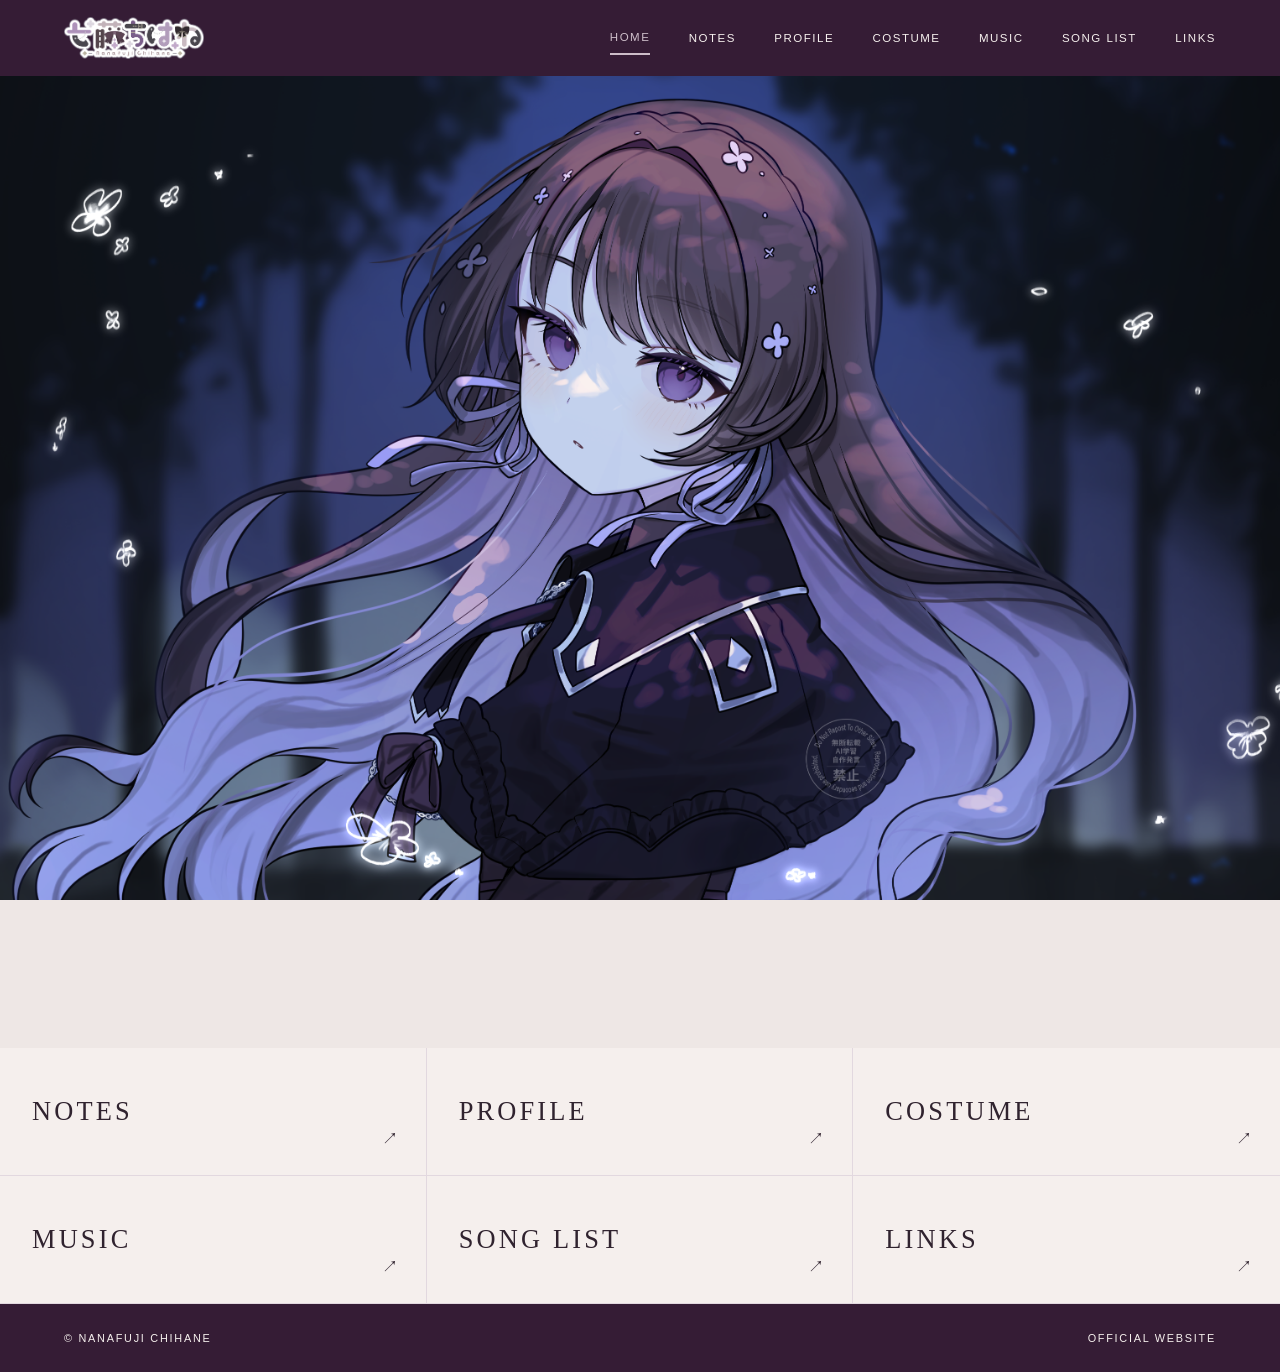
<file: index.html>
<!doctype html>
<html lang="ja">
<head>
  <meta charset="utf-8">
  <meta name="viewport" content="width=device-width, initial-scale=1">
  <meta name="theme-color" content="#eee7e5">
  <title>Official Website</title>
  <link rel="icon" type="image/png" href="assets/images/favicon.png">
  <link rel="stylesheet" href="assets/css/style.css">

<style>
/* HOME featured video cards - page-specific */
.home-featured {
  width: min(90%, 1100px);
  margin: clamp(60px, 6vw, 80px) auto clamp(38px, 4vw, 52px);
  display: grid;
  grid-template-columns: repeat(2, minmax(0, 1fr));
  gap: clamp(30px, 3.2vw, 40px);
}
.home-feature-card {
  min-width: 0;
  display: flex;
  flex-direction: column;
  gap: 9px;
  color: inherit;
  text-decoration: none;
}
.home-feature-label {
  min-height: 16px;
  display: flex;
  align-items: center;
  gap: 7px;
  color: var(--muted, #796c78);
  font-family: Arial, sans-serif;
  font-size: .72rem;
  letter-spacing: .13em;
}
.live-indicator {
  width: 7px;
  height: 7px;
  display: inline-block;
  border-radius: 50%;
  background: #b64a55;
  box-shadow: 0 0 0 3px rgba(182,74,85,.12);
}
.home-feature-thumb {
  aspect-ratio: 16 / 9;
  background: var(--lavender, #cdbdc9);
  display: grid;
  place-items: center;
  position: relative;
  overflow: hidden;
  transition: background .25s ease;
}
.feature-play {
  width: 38px;
  height: 38px;
  display: grid;
  place-items: center;
  padding-left: 2px;
  color: var(--white, #fffaf8);
  background: rgba(53,28,53,.78);
  font-size: 13px;
  transition: transform .25s ease, background .25s ease;
}
.home-feature-card:hover .home-feature-thumb,
.home-feature-card:focus-visible .home-feature-thumb {
  background: var(--mauve, #a98eaa);
}
.home-feature-card:hover .feature-play,
.home-feature-card:focus-visible .feature-play {
  transform: scale(1.08);
  background: var(--plum, #351c35);
}
.home-feature-title {
  color: var(--ink, #30232f);
  font-family: "Yu Mincho", "Hiragino Mincho ProN", Georgia, serif;
  font-size: .9rem;
  font-weight: 400;
  letter-spacing: .1em;
}
.home-feature-link {
  color: var(--muted, #796c78);
  font-family: Arial, sans-serif;
  font-size: .68rem;
  letter-spacing: .13em;
}
.home-feature-card:hover .home-feature-link { color: var(--plum, #351c35); }
.home-feature-card:focus-visible { outline: 1px solid var(--plum, #351c35); outline-offset: 5px; }

.home-links > a .eyebrow,
.home-links > a small { display: none; }
.home-links > a { position: relative; }
.home-links > a strong { display: block; }
@media (max-width: 600px) {
  .home-featured { width: 90%; gap: 16px; margin-top: 42px; margin-bottom: 30px; }
  .home-feature-label { font-size: .58rem; letter-spacing: .08em; }
  .home-feature-title { font-size: .72rem; }
  .home-feature-link { font-size: .58rem; }
}
</style>


<style>
/* HOME hero: text-only profile link and compact video zone */
/* Hero image sizing and loading effect are controlled by assets/css/style.css. */
.hero-profile-link {
  position: absolute;
  z-index: 4;
  top: 43%;
  right: 7%;
  box-sizing: border-box;
  width: clamp(180px, 18vw, 220px);
  min-height: 44px;
  padding: 11px 13px;
  display: grid;
  place-items: center;
  color: rgba(238, 231, 229, .88);
  font-family: Arial, sans-serif;
  font-size: clamp(.92rem, 1.35vw, 1.08rem);
  letter-spacing: .12em;
  text-align: center;
  white-space: nowrap;
  text-decoration: none;
  border: 1px solid transparent;
  background: transparent;
  transition: color .25s ease, background .25s ease, border-color .25s ease;
}
.hero-profile-link span {
  grid-area: 1 / 1;
  display: block;
  transition: opacity .22s ease;
}
.hero-profile-link {
  opacity: 0;
  pointer-events: none;
  transform: translateY(42px);
  transition:
    opacity .65s ease .44s,
    transform .65s cubic-bezier(.22,.7,.25,1) .44s,
    color .25s ease;
}
.hero-scroll-stage.is-revealed .hero-profile-link {
  opacity: 1;
  pointer-events: auto;
  transform: translateY(0);
}
.hero-profile-hover { position: absolute; inset: 0; opacity: 0; }
.hero-profile-link:hover .hero-profile-default,
.hero-profile-link:focus-visible .hero-profile-default { opacity: 0; }
.hero-profile-link:hover .hero-profile-hover,
.hero-profile-link:focus-visible .hero-profile-hover { opacity: 1; }
.hero-profile-link:hover,
.hero-profile-link:focus-visible {
  color: var(--white, #fffaf8);
  background: var(--plum, #351c35);
  border-color: transparent;
}

.hero-video-zone {
  position: absolute;
  z-index: 5;
  right: 4.5%;
  bottom: 5.5%;
  width: min(39%, 520px);
  display: grid;
  grid-template-columns: repeat(2, minmax(0, 1fr));
  gap: clamp(12px, 1.6vw, 22px);
  opacity: 0;
  pointer-events: none;
  transform: translateY(42px);
  transition:
    opacity .65s ease .55s,
    transform .65s cubic-bezier(.22,.7,.25,1) .55s;
}
.hero-scroll-stage.is-revealed .hero-video-zone {
  opacity: 1;
  pointer-events: auto;
  transform: translateY(0);
}
.hero-video-card {
  min-width: 0;
  display: flex;
  flex-direction: column;
  gap: 8px;
  color: var(--ink, #30232f);
  text-decoration: none;
}
.hero-video-thumb {
  position: relative;
  display: grid;
  place-items: center;
  aspect-ratio: 16 / 9;
  background: rgba(205,189,201,.94);
  transition: background .25s ease;
}
.hero-video-play {
  width: 34px;
  height: 34px;
  display: grid;
  place-items: center;
  padding-left: 2px;
  background: rgba(53,28,53,.82);
  color: var(--white, #fffaf8);
  font: 12px Arial, sans-serif;
  transition: transform .25s ease;
}
.hero-video-caption {
  color: rgba(238, 231, 229, .78);
  font-family: Arial, sans-serif;
  font-size: clamp(.55rem, .7vw, .68rem);
  letter-spacing: .12em;
  line-height: 1.4;
  transition: color .25s ease;
}
.hero-video-card:hover .hero-video-thumb,
.hero-video-card:focus-visible .hero-video-thumb { background: var(--mauve, #a98eaa); }
.hero-video-card:hover .hero-video-caption,
.hero-video-card:focus-visible .hero-video-caption { color: var(--white, #fffaf8); }
.hero-video-card:hover .hero-video-play,
.hero-video-card:focus-visible .hero-video-play { transform: scale(1.08); }
.hero-video-card:focus-visible,
.hero-profile-link:focus-visible { outline: 1px solid var(--plum); outline-offset: 5px; }
.stream-caption .stream-live { display: none; }
.hero-video-stream[data-live="true"] .stream-latest { display: none; }
.hero-video-stream[data-live="true"] .stream-live { display: inline; }

@media (max-width: 760px) {
  .hero-profile-link {
    top: 43%;
    right: 5%;
    width: 150px;
    min-height: 36px;
    padding: 8px 9px;
    font-size: .68rem;
  }
  .hero-video-zone {
    right: 4%;
    bottom: 5%;
    width: 52%;
    gap: 9px;
  }
  .hero-video-card { gap: 5px; }
  .hero-video-caption { font-size: .52rem; letter-spacing: .07em; }
  .hero-video-play { width: 27px; height: 27px; font-size: 10px; }
}
@media (max-width: 420px) {
  .hero-video-zone { width: 58%; }
  .hero-profile-link { width: 128px; min-height: 32px; padding: 6px 7px; font-size: .58rem; }
}
</style>


<style>
/* HOME inline YouTube player */
.hero-video-player-overlay {
  position: absolute;
  inset: 0;
  z-index: 30;
  display: grid;
  place-items: center;
  padding: clamp(16px, 3vw, 42px);
  box-sizing: border-box;
  background: rgba(25, 16, 27, .88);
  opacity: 0;
  visibility: hidden;
  pointer-events: none;
  transition: opacity .22s ease, visibility .22s ease;
}
.hero-video-player-overlay.is-open {
  opacity: 1;
  visibility: visible;
  pointer-events: auto;
}
.hero-video-player-frame {
  position: relative;
  width: min(100%, 1120px);
  max-height: 100%;
  aspect-ratio: 16 / 9;
  background: #120f13;
  box-shadow: 0 12px 50px rgba(0,0,0,.3);
}
.hero-video-player-frame iframe {
  display: block;
  width: 100%;
  height: 100%;
  border: 0;
}
.hero-video-player-actions {
  position: absolute;
  z-index: 2;
  top: 12px;
  left: 12px;
  right: auto;
  display: flex;
  gap: 8px;
}
.hero-video-player-actions a,
.hero-video-player-actions button,
.hero-video-confirm button,
.hero-video-confirm a {
  display: inline-flex;
  align-items: center;
  justify-content: center;
  min-height: 38px;
  padding: 0 13px;
  border: 1px solid rgba(255,250,248,.72);
  background: rgba(48,35,47,.92);
  color: #fffaf8;
  font: 11px Arial, sans-serif;
  letter-spacing: .08em;
  text-decoration: none;
  cursor: pointer;
}
.hero-video-player-actions button {
  width: 38px;
  padding: 0;
  font-size: 20px;
}
.hero-video-confirm {
  width: min(100%, 460px);
  padding: clamp(24px, 4vw, 42px);
  box-sizing: border-box;
  text-align: center;
  color: #fffaf8;
  background: rgba(53,28,53,.96);
  border: 1px solid rgba(255,250,248,.4);
}
.hero-video-confirm p {
  margin: 0 0 22px;
  font-family: Arial, sans-serif;
  font-size: clamp(.85rem, 1.4vw, 1rem);
  letter-spacing: .12em;
}
.hero-video-confirm-title {
  display: block;
  margin-bottom: 10px;
  color: #cdbdc9;
  font-size: .68rem;
  letter-spacing: .16em;
}
.hero-video-confirm-actions {
  display: flex;
  justify-content: center;
  flex-wrap: wrap;
  gap: 9px;
}
.hero-video-confirm button[data-action="play"] {
  background: #fffaf8;
  color: #351c35;
  border-color: #fffaf8;
}
.hero-video-confirm button[data-action="cancel"] { background: transparent; }
@media (max-width: 600px) {
  .hero-video-player-overlay { padding: 12px; }
  .hero-video-player-frame { width: 100%; }
  .hero-video-player-actions { top: 7px; right: 7px; gap: 5px; }
  .hero-video-player-actions a { min-height: 32px; padding: 0 9px; font-size: 9px; }
  .hero-video-player-actions button { width: 32px; min-height: 32px; }
}
</style>





</head>
<body>

<header class="site-header">
  <a class="wordmark" href="index.html" aria-label="HOME"><img src="assets/images/logo.png" alt="HOME" style="display:block; width:auto; height:auto; max-width:180px; max-height:42px; object-fit:contain;"></a>
  <button class="menu-toggle" aria-expanded="false" aria-controls="site-nav">MENU</button>
  <nav id="site-nav" class="site-nav">
    <a class="active" href="index.html">HOME</a>
    <a href="notes.html">NOTES</a>
    <a href="profile.html">PROFILE</a>
    <a href="costume.html">COSTUME</a>
    <a href="music.html">MUSIC</a>
    <a href="songs.html">SONG LIST</a>
    <a href="links.html">LINKS</a>
  </nav>
</header>

<main>

  <!-- メインビジュアル・スクロール演出 -->
  <section class="hero-scroll-scene">
    <div class="hero-scroll-stage">

      <div class="hero-art">
        <img src="assets/images/HP_main_image.png" alt="メインビジュアル">

        <div class="hero-social-links" aria-label="SNS links">
        <a class="hero-social-link hero-social-youtube"
           href="https://www.youtube.com/@nnfjchn"
           target="_blank" rel="noopener noreferrer"
           aria-label="YouTube">
          <span>YOUTUBE</span>
          <b>↗</b>
        </a>
        <a class="hero-social-link hero-social-x"
           href="https://twitter.com/nnfjchn"
           target="_blank" rel="noopener noreferrer"
           aria-label="X (Twitter)">
          <span>X / TWITTER</span>
          <b>↗</b>
        </a>
        </div>

        <a class="hero-profile-link" href="profile.html" aria-label="PROFILE">
          <span class="hero-profile-default">OFFICIAL WEBSITE</span>
          <span class="hero-profile-hover">PROFILE ↗</span>
        </a>
      </div>

      <!-- HERO VIDEO LINKS -->
      <div class="hero-video-zone" aria-label="Latest videos">
        <a class="hero-video-card hero-video-stream" data-live="false" href="https://www.youtube.com/@nnfjchn/streams"
           target="_blank" rel="noopener noreferrer">
          <span class="hero-video-thumb stream-thumb">
            <span class="hero-video-play">▶</span>
          </span>
          <span class="hero-video-caption stream-caption">
            <span class="stream-latest">LATEST STREAM</span>
            <span class="stream-live">LIVE NOW</span>
          </span>
        </a>
        <a class="hero-video-card hero-video-cover" href="https://www.youtube.com/playlist?list=PLEF_3dZ-O96VCpHF3ZQ2PZ1ZvFsO7vgCo"
           target="_blank" rel="noopener noreferrer">
          <span class="hero-video-thumb cover-thumb">
            <span class="hero-video-play">▶</span>
          </span>
          <span class="hero-video-caption">LATEST COVER</span>
        </a>
      </div>

    </div>
  </section>

  <!-- MENU -->
  <section class="home-links">
    <a href="notes.html">
      <strong>NOTES</strong>
      <b>↗</b>
    </a>
    <a href="profile.html">
      <strong>PROFILE</strong>
      <b>↗</b>
    </a>
    <a href="costume.html">
      <strong>COSTUME</strong>
      <b>↗</b>
    </a>
    <a href="music.html">
      <strong>MUSIC</strong>
      <b>↗</b>
    </a>
    <a href="songs.html">
      <strong>SONG LIST</strong>
      <b>↗</b>
    </a>
    <a href="links.html">
      <strong>LINKS</strong>
      <b>↗</b>
    </a>
  </section>

</main>

<footer>
  <span>© NANAFUJI CHIHANE</span>
  <span>OFFICIAL WEBSITE</span>
</footer>


<!-- YouTube動画情報の自動取得（GAS） -->
<script>
(() => {
  // GASをウェブアプリとしてデプロイした後、発行URLに置き換えてください。
  const YOUTUBE_HP_GAS_URL = 'https://script.google.com/macros/s/AKfycbz_BgJJtyNiYwFjc74c5MaUr8x954jGNrhk1nfTWTIsoOW_92HNS0kB26yyOX_QJWIX/exec';
  if (!YOUTUBE_HP_GAS_URL.startsWith('https://script.google.com/')) return;

  const streamCard = document.querySelector('.hero-video-stream');
  const coverCard = document.querySelector('.hero-video-cover');
  const streamThumb = document.querySelector('.stream-thumb');
  const coverThumb = document.querySelector('.cover-thumb');

  const applyVideo = (card, thumb, video, isStream) => {
    if (!card || !thumb || !video || !video.url) return;
    card.href = video.url;
    if (video.videoId || video.id) card.dataset.videoId = video.videoId || video.id;
    if (video.channelId) card.dataset.channelId = video.channelId;
    if (video.embedUrl) card.dataset.embedUrl = video.embedUrl;
    card.title = video.title || '';
    card.setAttribute('aria-label', (video.title || (isStream ? 'Latest stream' : 'Latest cover')) + ' — ' + (video.label || ''));
    if (video.thumbnail) {
      thumb.style.backgroundImage = `linear-gradient(rgba(35,20,35,.08), rgba(35,20,35,.08)), url("${video.thumbnail}")`;
      thumb.style.backgroundSize = 'cover';
      thumb.style.backgroundPosition = 'center';
    }
    if (isStream) {
      const live = video.live === true || video.label === 'LIVE NOW';
      card.dataset.live = live ? 'true' : 'false';
    }
  };

  const callbackName = 'youtubeHpCallback_' + Math.random().toString(36).slice(2);
  const script = document.createElement('script');
  window[callbackName] = (data) => {
    if (!data || !data.ok) return;
    applyVideo(streamCard, streamThumb, data.stream, true);
    applyVideo(coverCard, coverThumb, data.cover, false);
    delete window[callbackName];
    script.remove();
  };
  script.onerror = () => { delete window[callbackName]; script.remove(); };
  script.src = YOUTUBE_HP_GAS_URL + (YOUTUBE_HP_GAS_URL.includes('?') ? '&' : '?') + 'callback=' + callbackName;
  document.head.appendChild(script);
})();
</script>


<!-- サムネイルをクリック → 再生確認 → 明示的に再生 -->
<script>
(() => {
  const stage = document.querySelector('.hero-scroll-stage');
  const cards = [...document.querySelectorAll('.hero-video-card')];
  if (!stage || !cards.length) return;

  const overlay = document.createElement('div');
  overlay.className = 'hero-video-player-overlay';
  overlay.setAttribute('role', 'dialog');
  overlay.setAttribute('aria-modal', 'true');
  overlay.setAttribute('aria-label', '動画再生');
  overlay.innerHTML = `
    <div class="hero-video-confirm" data-panel="confirm">
      <span class="hero-video-confirm-title">VIDEO PLAYER</span>
      <p>この動画を再生しますか？</p>
      <div class="hero-video-confirm-actions">
        <button type="button" data-action="play">再生する</button>
        <a data-action="youtube" href="#" target="_blank" rel="noopener noreferrer">YouTubeで見る ↗</a>
        <button type="button" data-action="cancel">閉じる</button>
      </div>
    </div>
    <div class="hero-video-player-frame" data-panel="player" hidden>
      <div class="hero-video-player-actions">
        <a data-action="youtube" href="#" target="_blank" rel="noopener noreferrer">YouTubeで見る ↗</a>
        <button type="button" data-action="close" aria-label="閉じる">×</button>
      </div>
      <div data-player-host style="width:100%;height:100%"></div>
    </div>`;
  stage.appendChild(overlay);

  const confirmPanel = overlay.querySelector('[data-panel="confirm"]');
  const playerPanel = overlay.querySelector('[data-panel="player"]');
  const playerHost = overlay.querySelector('[data-player-host]');
  let selectedUrl = '';
  let selectedId = '';

  const youtubeId = (url) => {
    try {
      const u = new URL(url);
      if (u.hostname === 'youtu.be') return u.pathname.slice(1).split('/')[0];
      if (u.searchParams.get('v')) return u.searchParams.get('v');
      const parts = u.pathname.split('/').filter(Boolean);
      const marker = parts.findIndex(x => ['live', 'shorts', 'embed'].includes(x));
      return marker >= 0 ? parts[marker + 1] : '';
    } catch (_) { return ''; }
  };

  const setYoutubeLinks = (url) => overlay.querySelectorAll('[data-action="youtube"]').forEach(a => { a.href = url; });
  const openConfirm = (url) => {
    selectedUrl = url;
    selectedId = youtubeId(url) || card.dataset.videoId || '';
    setYoutubeLinks(url);
    confirmPanel.hidden = false;
    playerPanel.hidden = true;
    playerHost.replaceChildren();
    overlay.classList.add('is-open');
  };
  const close = () => {
    overlay.classList.remove('is-open');
    playerHost.replaceChildren(); // 閉じたら再生も停止
    selectedUrl = '';
    selectedId = '';
  };
  const play = () => {
    const activeCard = cards.find(card => (card.getAttribute('href') || card.href) === selectedUrl);
    const videoId = selectedId || activeCard?.dataset.videoId || '';
    const channelId = activeCard?.dataset.channelId || '';
    const explicitEmbedUrl = activeCard?.dataset.embedUrl || '';
    let embedUrl = '';

    if (explicitEmbedUrl) {
      embedUrl = explicitEmbedUrl;
    } else if (videoId) {
      embedUrl = 'https://www.youtube.com/embed/' + encodeURIComponent(videoId) + '?autoplay=1&rel=0';
    } else {
      // プレイリストURLは動画IDではなく list パラメータで埋め込む
      try {
        const parsed = new URL(selectedUrl);
        const listId = parsed.searchParams.get('list');
        if (listId) {
          embedUrl = 'https://www.youtube.com/embed/videoseries?list=' + encodeURIComponent(listId) + '&autoplay=1&rel=0';
        } else if (channelId) {
          // ライブ配信カードはGASからチャンネルIDが渡された場合に埋め込み再生
          embedUrl = 'https://www.youtube.com/embed/live_stream?channel=' + encodeURIComponent(channelId) + '&autoplay=1';
        }
      } catch (_) {}
    }

    if (!embedUrl) {
      // 再生できないURLでも、意図せずYouTubeへ遷移させない
      confirmPanel.querySelector('p').textContent =
        'この動画のHP内再生情報を取得できませんでした。GAS側から動画IDまたは埋め込みURLを渡す必要があります。';
      return;
    }

    confirmPanel.querySelector('p').textContent = 'この動画を再生しますか？';
    confirmPanel.hidden = true;
    playerPanel.hidden = false;
    const iframe = document.createElement('iframe');
    iframe.src = embedUrl;
    iframe.title = 'YouTube video player';
    iframe.referrerPolicy = 'strict-origin-when-cross-origin';
    iframe.allow = 'accelerometer; autoplay; clipboard-write; encrypted-media; gyroscope; picture-in-picture; web-share';
    iframe.allowFullscreen = true;
    playerHost.appendChild(iframe);
  };

  // target=_blank の通常遷移や他スクリプトより先にクリックを捕まえる
  cards.forEach(card => card.addEventListener('click', event => {
    event.preventDefault();
    event.stopPropagation();
    event.stopImmediatePropagation();
    const url = card.getAttribute('href') || card.href;
    if (!url) return;

    // スマホでは確認画面・埋め込み再生を挟まず、YouTubeへ直接移動
    if (window.matchMedia('(max-width: 760px)').matches) {
      window.open(url, '_blank', 'noopener,noreferrer');
      return;
    }

    // PCでは従来どおり、再生確認後にページ内プレイヤーを表示
    openConfirm(url);
  }, true));
  overlay.addEventListener('click', event => {
    const action = event.target.closest('[data-action]')?.dataset.action;
    if (action === 'play') play();
    if (action === 'cancel' || action === 'close') close();
    if (event.target === overlay) close();
  });
  document.addEventListener('keydown', event => {
    if (event.key === 'Escape' && overlay.classList.contains('is-open')) close();
  });
})();
</script>



<script>
/* Mobile-only previous/next controls for the two featured videos */
(() => {
  if (!window.matchMedia('(max-width: 760px)').matches) return;
  const zone = document.querySelector('.hero-video-zone');
  if (!zone) return;
  const cards = [...zone.querySelectorAll('.hero-video-card')];
  if (cards.length < 2) return;
  let current = 0;
  const nav = document.createElement('div');
  nav.className = 'hero-video-mobile-nav';
  nav.setAttribute('aria-label', '動画を切り替える');
  const prev = document.createElement('button');
  prev.type = 'button'; prev.textContent = '＜'; prev.setAttribute('aria-label', '前の動画');
  const next = document.createElement('button');
  next.type = 'button'; next.textContent = '＞'; next.setAttribute('aria-label', '次の動画');
  nav.append(prev, next); zone.appendChild(nav);
  const show = (index) => {
    current = (index + cards.length) % cards.length;
    cards.forEach((card, i) => {
      card.classList.toggle('is-mobile-active', i === current);
      card.setAttribute('aria-hidden', i === current ? 'false' : 'true');
      if (i === current) card.removeAttribute('tabindex');
      else card.setAttribute('tabindex', '-1');
    });
  };
  prev.addEventListener('click', () => show(current - 1));
  next.addEventListener('click', () => show(current + 1));
  show(0);
})();
</script>

<script src="assets/js/main.js"></script>

<script>
(() => {
  requestAnimationFrame(() => {
    requestAnimationFrame(() => {
      document.body.classList.add('is-loaded');
    });
  });
})();
</script>

<!-- スクロール時のPROFILE表示 -->
<script>
(() => {
  const scene = document.querySelector('.hero-scroll-scene');
  const stage = document.querySelector('.hero-scroll-stage');

  if (!scene || !stage) return;

  if (window.matchMedia('(max-width: 760px)').matches) {
    stage.classList.add('is-revealed');
    return;
  }

  const update = () => {
    const rect = scene.getBoundingClientRect();
    const progress =
      -rect.top / (scene.offsetHeight - stage.offsetHeight);

    stage.classList.toggle('is-revealed', progress >= 0.05);
  };

  window.addEventListener('scroll', update, { passive: true });
  window.addEventListener('resize', update);

  update();
})();
</script>

</body>
</html>
</file>
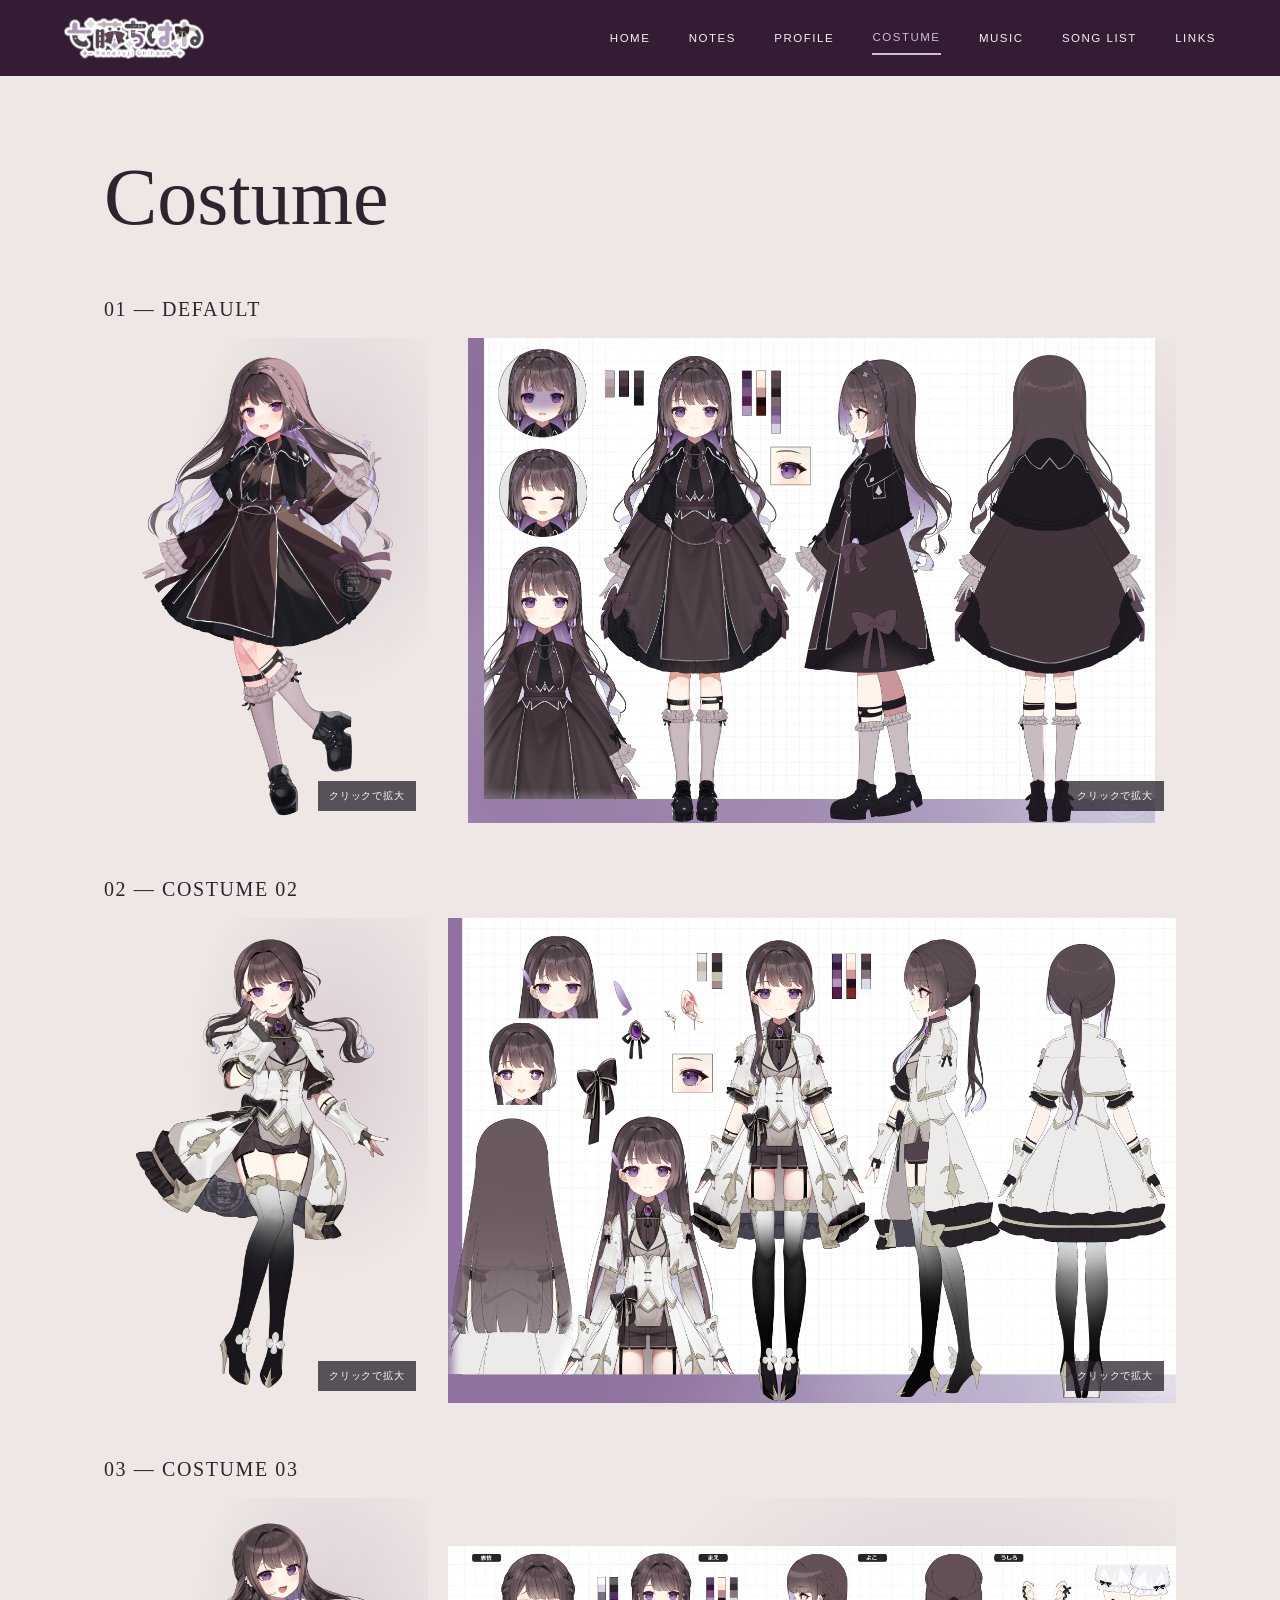
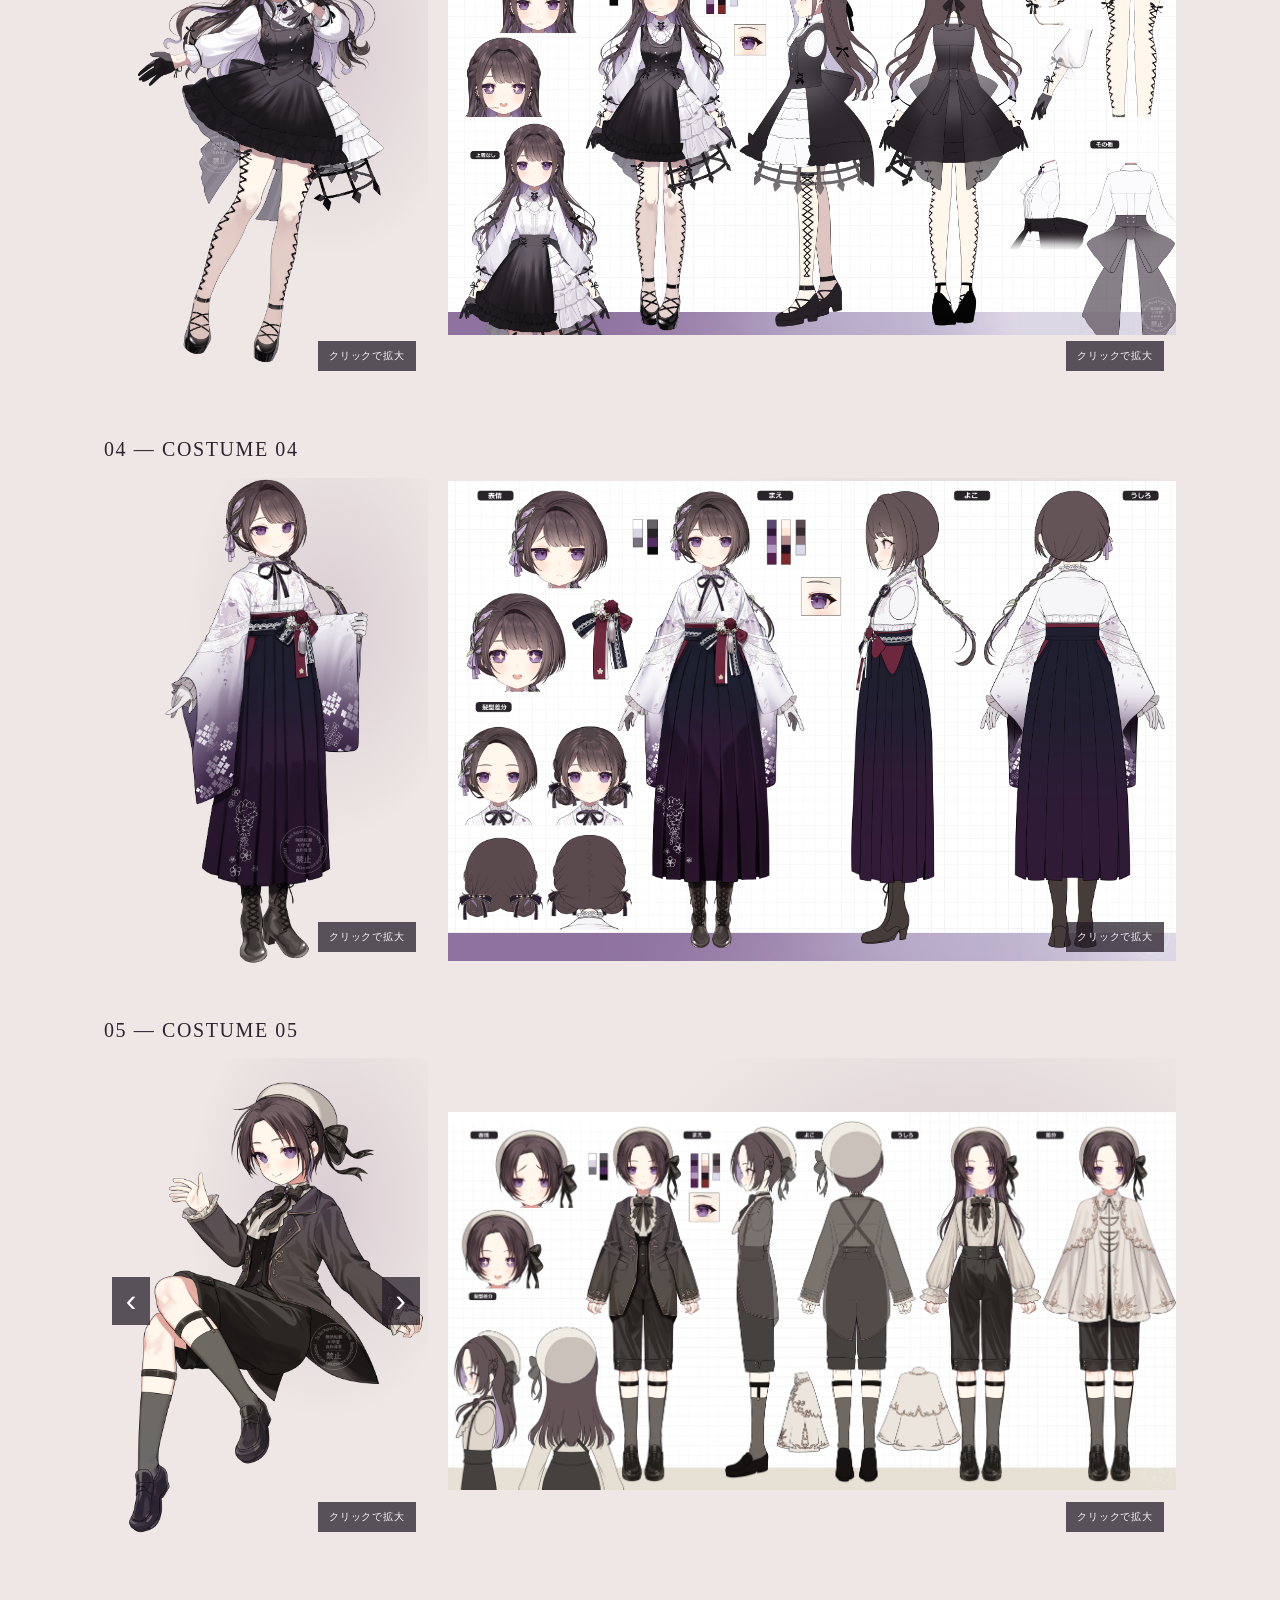
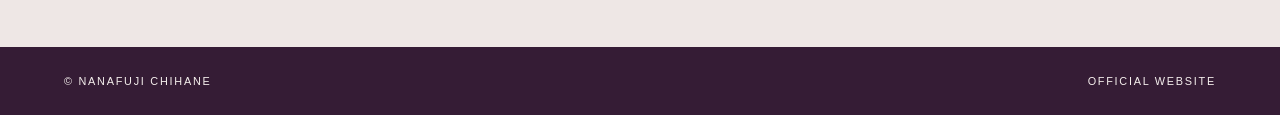
<file: costume.html>
<!doctype html>
<html lang="ja">
<head>
  <meta charset="utf-8">
  <meta name="viewport" content="width=device-width, initial-scale=1">
  <title>COSTUME | NAME</title>
  <link rel="icon" type="image/png" href="assets/images/favicon.png">
  <link rel="stylesheet" href="assets/css/style.css">
</head>
<body class="costume-page-body">

<header class="site-header">
  <a class="wordmark" href="index.html"><img src="assets/images/logo.png" alt="HOME" style="display:block; width:auto; height:auto; max-width:180px; max-height:42px; object-fit:contain;"></a>
  <button class="menu-toggle" aria-expanded="false" aria-controls="site-nav">MENU</button>
  <nav id="site-nav" class="site-nav">
    <a href="index.html">HOME</a>
    <a href="notes.html">NOTES</a>
    <a href="profile.html">PROFILE</a>
    <a class="active" href="costume.html">COSTUME</a>
    <a href="music.html">MUSIC</a>
    <a href="songs.html">SONG LIST</a>
    <a href="links.html">LINKS</a>
  </nav>
</header>

<main class="subpage costume-page">

  <header class="page-title">
    <h1>Costume</h1>
  </header>

  <section class="costume-entry">
    <h2>01 — DEFAULT</h2>
    <div class="costume-grid">
      <div class="art-placeholder costume-fullbody zoomable" role="button" tabindex="0" aria-label="DEFAULT 全身イラストを拡大">
        <img src="assets/images/costume01_full.png" alt="DEFAULT 全身イラスト">
      </div>
      <div class="art-placeholder costume-sheet zoomable" role="button" tabindex="0" aria-label="DEFAULT 三面図を拡大">
        <img src="assets/images/costume01_sheet.png" alt="DEFAULT 三面図">
      </div>
    </div>
  </section>

  <section class="costume-entry">
    <h2>02 — COSTUME 02</h2>
    <div class="costume-grid">
      <div class="art-placeholder costume-fullbody zoomable" role="button" tabindex="0" aria-label="COSTUME 02 全身イラストを拡大">
        <img src="assets/images/costume02_full.png" alt="COSTUME 02 全身イラスト">
      </div>
      <div class="art-placeholder costume-sheet zoomable" role="button" tabindex="0" aria-label="COSTUME 02 三面図を拡大">
        <img src="assets/images/costume02_sheet.png" alt="COSTUME 02 三面図">
      </div>
    </div>
  </section>

  <section class="costume-entry">
    <h2>03 — COSTUME 03</h2>
    <div class="costume-grid">
      <div class="art-placeholder costume-fullbody zoomable" role="button" tabindex="0" aria-label="COSTUME 03 全身イラストを拡大">
        <img src="assets/images/costume03_full.png" alt="COSTUME 03 全身イラスト">
      </div>
      <div class="art-placeholder costume-sheet zoomable" role="button" tabindex="0" aria-label="COSTUME 03 三面図を拡大">
        <img src="assets/images/costume03_sheet.png" alt="COSTUME 03 三面図">
      </div>
    </div>
  </section>

  <section class="costume-entry">
    <h2>04 — COSTUME 04</h2>
    <div class="costume-grid">
      <div class="art-placeholder costume-fullbody zoomable" role="button" tabindex="0" aria-label="COSTUME 04 全身イラストを拡大">
        <img src="assets/images/costume04_full.png" alt="COSTUME 04 全身イラスト">
      </div>
      <div class="art-placeholder costume-sheet zoomable" role="button" tabindex="0" aria-label="COSTUME 04 三面図を拡大">
        <img src="assets/images/costume04_sheet.png" alt="COSTUME 04 三面図">
      </div>
    </div>
  </section>

 <section class="costume-entry">
  <h2>05 — COSTUME 05</h2>
  <div class="costume-grid">

    <div class="art-placeholder costume-fullbody zoomable costume-switcher" role="button" tabindex="0" aria-label="COSTUME 05 全身イラストを拡大">
      <button class="costume-prev" type="button" aria-label="前の画像">‹</button>
      <img
        src="assets/images/costume05_full.png"
        data-images="assets/images/costume05_full.png,assets/images/costume05_full_02.png"
        alt="COSTUME 05 全身イラスト"
      >
      <button class="costume-next" type="button" aria-label="次の画像">›</button>
    </div>

    <div class="art-placeholder costume-sheet zoomable" role="button" tabindex="0" aria-label="COSTUME 05 三面図を拡大">
      <img src="assets/images/costume05_sheet.png" alt="COSTUME 05 三面図">
    </div>

  </div>
</section>

</main>

<div class="lightbox" id="costume-lightbox" aria-hidden="true">
  <button class="lightbox-close" type="button" aria-label="閉じる">×</button>
  <div class="lightbox-content"></div>
</div>

<footer>
  <span>© NANAFUJI CHIHANE</span>
  <span>OFFICIAL WEBSITE</span>
</footer>

<script src="assets/js/main.js"></script>
<script src="assets/js/lightbox.js"></script>
</body>
</html>
</file>
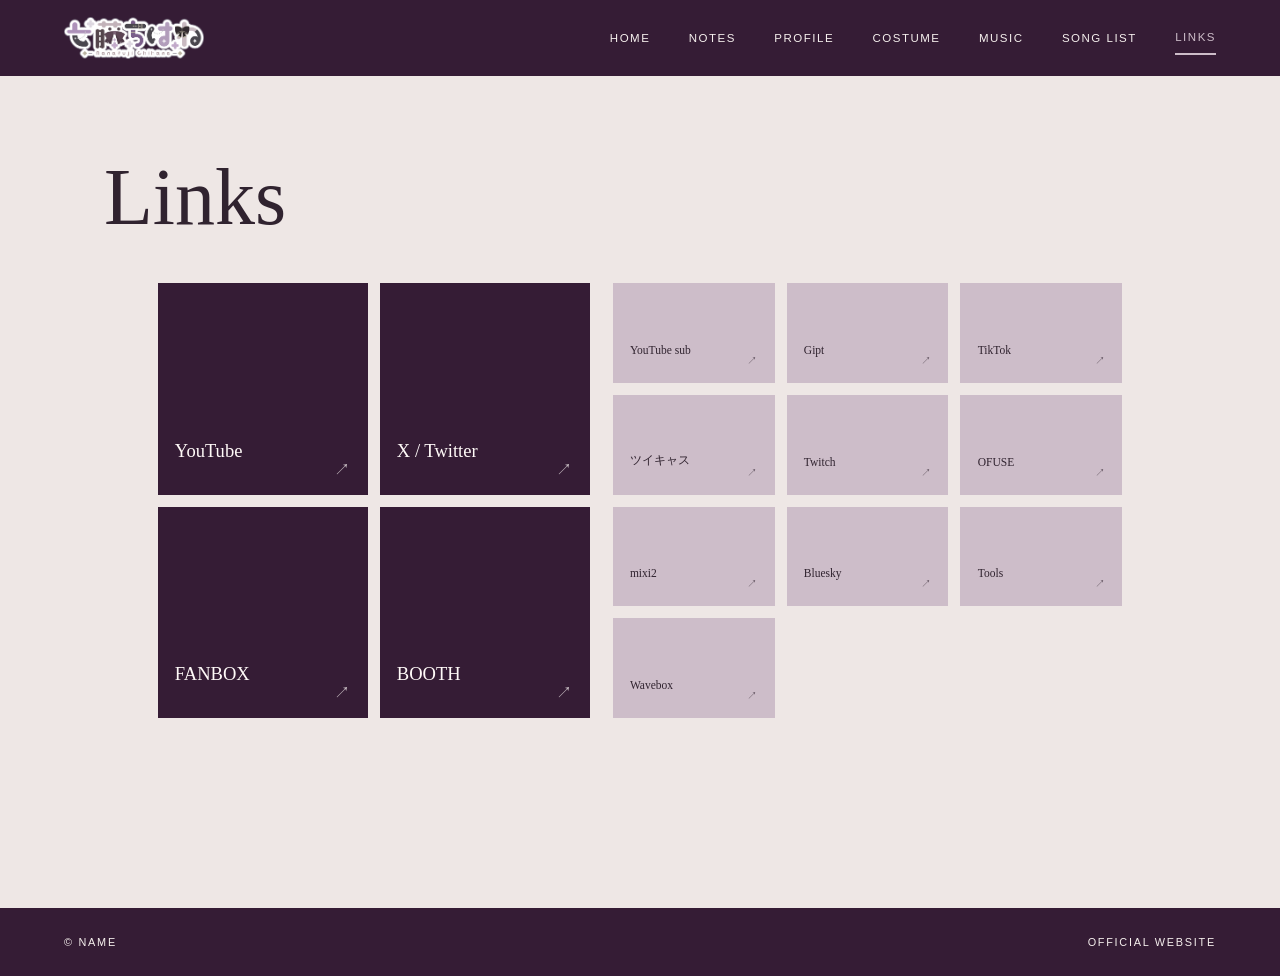
<file: links.html>
<!doctype html>
<html lang="ja">
<head>
<meta charset="utf-8">
<meta name="viewport" content="width=device-width, initial-scale=1">
<title>LINKS | NAME</title>
<link rel="stylesheet" href="assets/css/style.css">
<style>
/* LINKS page: desktop side-by-side tile layout */
.links-page .page-title {
  margin-bottom: 2.5rem;
}

.social-grid {
  width: 90%;
  max-width: 1120px;
  margin: 0 auto 5rem;
}

/* Mobile/tablet default: keep the existing stacked layout */
.social-grid-main,
.social-grid-sub {
  display: grid;
  gap: 12px;
}

.social-grid-main {
  grid-template-columns: repeat(2, minmax(0, 1fr));
  margin-bottom: 12px;
}

.social-grid-sub {
  grid-template-columns: repeat(4, minmax(0, 1fr));
}

.social-tile {
  box-sizing: border-box;
  display: flex;
  flex-direction: column;
  justify-content: flex-end;
  align-items: flex-start;
  position: relative;
  min-width: 0;
  text-decoration: none;
  transition: background-color .2s ease, color .2s ease, border-color .2s ease;
}

.social-tile span,
.social-tile small {
  overflow-wrap: anywhere;
}

.social-tile-main .tile-name {
  display: block;
}

.social-tile-main .tile-description {
  display: block;
  max-height: 0;
  margin-top: 0;
  overflow: hidden;
  opacity: 0;
  font-size: .48em;
  line-height: 1.65;
  letter-spacing: .04em;
  transition: max-height .25s ease, margin-top .25s ease, opacity .2s ease;
}

.social-tile-main:hover .tile-description,
.social-tile-main:focus-visible .tile-description {
  max-height: 4em;
  margin-top: 9px;
  opacity: 1;
}

.social-tile b {
  align-self: flex-end;
  font-size: .85em;
  font-weight: 400;
  line-height: 1;
  opacity: .7;
}

.social-tile-main {
  aspect-ratio: 1 / .88;
  padding: clamp(14px, 2.2vw, 24px);
  background: var(--plum, #351c35);
  color: var(--white, #fffaf8);
  font-size: clamp(16px, 2vw, 23px);
}

.social-tile-sub {
  aspect-ratio: 1.2 / 1;
  padding: clamp(7px, 1.1vw, 13px);
  background: var(--lavender, #cdbdc9);
  color: var(--ink, #30232f);
  font-size: clamp(10px, 1.05vw, 13px);
}

/* Existing hover colors */
.social-tile-sub:hover,
.social-tile-sub:focus-visible {
  background: var(--plum, #351c35);
  color: var(--white, #fffaf8);
}

.social-tile-main:hover,
.social-tile-main:focus-visible {
  background: var(--mauve, #a98eaa);
  color: var(--ink, #30232f);
}

.social-tile:focus-visible {
  outline: 2px solid var(--mauve, #a98eaa);
  outline-offset: 3px;
}

/* Wide screens: 4 large tiles on the left, 9 small-tile slots on the right.
   Both groups share the same overall height. */
@media (min-width: 761px) {
  .social-grid {
    display: grid;
    grid-template-columns: minmax(0, 1fr) minmax(0, 1.18fr);
    align-items: stretch;
    gap: clamp(14px, 1.8vw, 24px);
    height: clamp(330px, 34vw, 440px);
  }

  .social-grid-main,
  .social-grid-sub {
    min-width: 0;
    height: 100%;
    margin: 0;
    gap: 12px;
  }

  .social-grid-main {
    grid-template-columns: repeat(2, minmax(0, 1fr));
    grid-template-rows: repeat(2, minmax(0, 1fr));
  }

  .social-grid-sub {
    grid-template-columns: repeat(3, minmax(0, 1fr));
    grid-template-rows: repeat(4, minmax(0, 1fr));
  }

  .social-tile-main,
  .social-tile-sub {
    aspect-ratio: auto;
    min-height: 0;
    padding: clamp(10px, 1.35vw, 19px);
  }

  .social-tile-main {
    font-size: clamp(15px, 1.45vw, 21px);
  }

  .social-tile-sub {
    font-size: clamp(10px, .9vw, 13px);
  }
}

@media (max-width: 600px) {
  .social-grid {
    width: 94%;
  }

  .social-grid-main,
  .social-grid-sub {
    gap: 8px;
  }

  .social-grid-main {
    margin-bottom: 8px;
  }

  .social-tile-main {
    padding: 12px;
    font-size: 16px;
  }

  .social-tile-sub {
    padding: 8px;
    font-size: 11px;
  }
}

@media (max-width: 380px) {
  .social-grid-sub {
    grid-template-columns: repeat(2, minmax(0, 1fr));
  }
}
</style>
</head>
<body>
<header class="site-header">
  <a class="wordmark" href="index.html"><img src="assets/images/logo.png" alt="HOME" style="display:block; width:auto; height:auto; max-width:180px; max-height:42px; object-fit:contain;"></a>
  <button class="menu-toggle" aria-expanded="false" aria-controls="site-nav">MENU</button>
  <nav id="site-nav" class="site-nav">
    <a href="index.html">HOME</a>
    <a href="notes.html">NOTES</a>
    <a href="profile.html">PROFILE</a>
    <a href="costume.html">COSTUME</a>
    <a href="music.html">MUSIC</a>
    <a href="songs.html">SONG LIST</a>
    <a class="active" href="links.html">LINKS</a>
  </nav>
</header>

<main class="subpage links-page">
  <header class="page-title">
    <h1>Links</h1>
  </header>

  <section class="social-grid" aria-label="各種リンク">
    <div class="social-grid-main">
      <a class="social-tile social-tile-main" href="https://www.youtube.com/@nnfjchn" target="_blank" rel="noopener noreferrer"><span class="tile-name">YouTube</span><small class="tile-description">動画・配信</small><b>↗</b></a>
      <a class="social-tile social-tile-main" href="https://twitter.com/nnfjchn" target="_blank" rel="noopener noreferrer"><span class="tile-name">X / Twitter</span><small class="tile-description">配信告知・活動のお知らせ・日々の雑談</small><b>↗</b></a>
      <a class="social-tile social-tile-main" href="https://nnfjchn.fanbox.cc/" target="_blank" rel="noopener noreferrer"><span class="tile-name">FANBOX</span><small class="tile-description">ファンクラブ／ブログ・限定特典</small><b>↗</b></a>
      <a class="social-tile social-tile-main" href="https://nanafuji.booth.pm/" target="_blank" rel="noopener noreferrer"><span class="tile-name">BOOTH</span><small class="tile-description">グッズ販売</small><b>↗</b></a>
    </div>

    <div class="social-grid-sub">
      <a class="social-tile social-tile-sub" href="https://www.youtube.com/@nnfjchn_sub" target="_blank" rel="noopener noreferrer"><span>YouTube sub</span><b>↗</b></a>
      <a class="social-tile social-tile-sub" href="https://gi-pt.com/main/wishlist/fan-view/3a12c931-389f-a032-fa95-b3a43ac9eb2b" target="_blank" rel="noopener noreferrer"><span>Gipt</span><b>↗</b></a>
      <a class="social-tile social-tile-sub" href="https://www.tiktok.com/@nnfjchnn" target="_blank" rel="noopener noreferrer"><span>TikTok</span><b>↗</b></a>
      <a class="social-tile social-tile-sub" href="https://twitcasting.tv/nnfjchn" target="_blank" rel="noopener noreferrer"><span>ツイキャス</span><b>↗</b></a>
      <a class="social-tile social-tile-sub" href="https://www.twitch.tv/nanafuji_chihane" target="_blank" rel="noopener noreferrer"><span>Twitch</span><b>↗</b></a>
      <a class="social-tile social-tile-sub" href="https://ofuse.me/nnfjchn" target="_blank" rel="noopener noreferrer"><span>OFUSE</span><b>↗</b></a>
      <a class="social-tile social-tile-sub" href="https://mixi.social/@nnfjchn" target="_blank" rel="noopener noreferrer"><span>mixi2</span><b>↗</b></a>
      <a class="social-tile social-tile-sub" href="https://bsky.app/profile/nnfjchn.bsky.social" target="_blank" rel="noopener noreferrer"><span>Bluesky</span><b>↗</b></a>
      <a class="social-tile social-tile-sub" href="tools.html"><span>Tools</span><b>↗</b></a>
      <a class="social-tile social-tile-sub" href="https://wavebox.me/wave/5l5kxsg26e82ia22/" target="_blank" rel="noopener noreferrer"><span>Wavebox</span><b>↗</b></a>
    </div>
  </section>
</main>

<footer><span>© NAME</span><span>OFFICIAL WEBSITE</span></footer>
<script src="assets/js/main.js"></script>
</body>
</html>
</file>
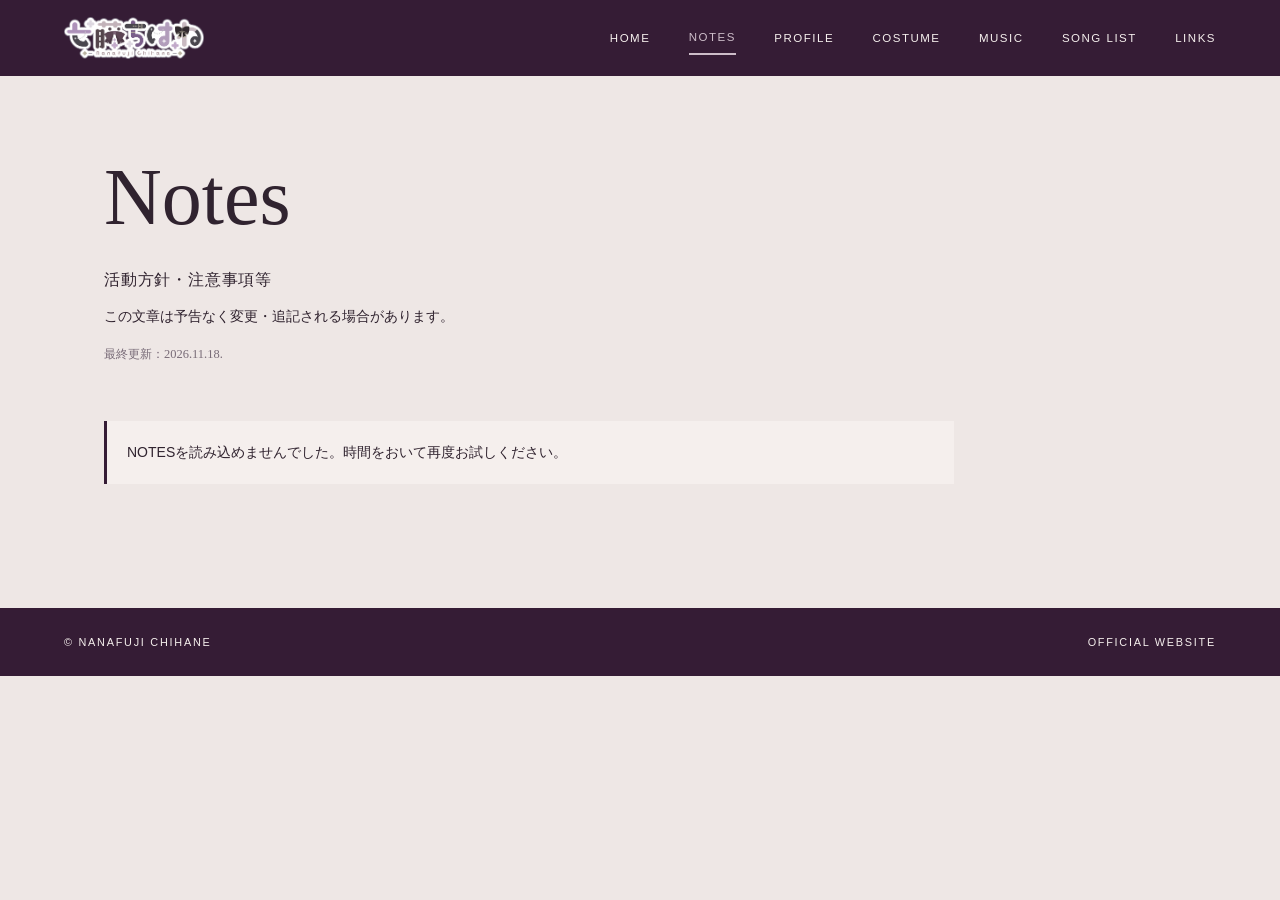
<file: notes.html>
<!doctype html><html lang="ja"><head><link rel="icon" type="image/png" href="assets/images/favicon.png"><meta charset="utf-8"><meta name="viewport" content="width=device-width, initial-scale=1"><title>NOTES | NAME</title><link rel="stylesheet" href="assets/css/style.css"></head><body>
<header class="site-header">
<a class="wordmark" href="index.html"><img src="assets/images/logo.png" alt="HOME" style="display:block; width:auto; height:auto; max-width:180px; max-height:42px; object-fit:contain;"></a>
<button class="menu-toggle" aria-expanded="false" aria-controls="site-nav">MENU</button>
<nav id="site-nav" class="site-nav"><a class="" href="index.html">HOME</a><a class="active" href="notes.html">NOTES</a><a class="" href="profile.html">PROFILE</a><a class="" href="costume.html">COSTUME</a><a class="" href="music.html">MUSIC</a><a class="" href="songs.html">SONG LIST</a><a class="" href="links.html">LINKS</a></nav></header><main class="subpage"><header class="page-title">
  <h1>Notes</h1>
  <div class="notes-intro">
    <p class="notes-intro-title">活動方針・注意事項等</p>
    <p>この文章は予告なく変更・追記される場合があります。</p>
    <p class="notes-updated">最終更新：2026.11.18.</p>
  </div>
</header>
<nav class="notes-toc" id="notes-toc" aria-label="NOTES目次"><p class="notes-toc-title">CONTENTS</p><ol id="notes-toc-list"></ol></nav>
<div class="notes-content" id="notes-content">
  <p class="notes-loading">読み込み中です…</p>
</div>
<p class="notes-error" id="notes-error" hidden>NOTESを読み込めませんでした。時間をおいて再度お試しください。</p>
<script>
  // Google Apps Script のウェブアプリURL
  const NOTES_API_URL = "https://script.google.com/macros/s/AKfycbyA78bKrhIaxY-IuCVprrNnVuwC9Q3eB3d1bYJFV-jV0ab8RnLL0YrGUCryf7w58_eORg/exec";

  function renderNotes(data) {
    const container = document.getElementById("notes-content");
    const error = document.getElementById("notes-error");
    const toc = document.getElementById("notes-toc");
    const tocList = document.getElementById("notes-toc-list");

    if (!data || data.success !== true || !Array.isArray(data.blocks)) {
      container.hidden = true;
      toc.hidden = true;
      error.hidden = false;
      return;
    }

    container.replaceChildren();
    tocList.replaceChildren();

    let currentList = null;
    let currentListType = null;
    let currentListLevel = -1;
    let headingIndex = 0;
    const tocItems = [];

    function closeList() {
      currentList = null;
      currentListType = null;
      currentListLevel = -1;
    }

    data.blocks.forEach((block) => {
      if (!block || typeof block.text !== "string") return;

      if (block.type === "listItem") {
        const level = Math.max(0, Number(block.nestingLevel) || 0);
        const glyph = String(block.glyphType || "");
        const listType = /NUMBER|ALPHA|ROMAN/i.test(glyph) ? "ol" : "ul";

        if (!currentList || currentListType !== listType || currentListLevel !== level) {
          const list = document.createElement(listType);
          list.className = "notes-list";
          list.dataset.level = String(level);
          container.appendChild(list);
          currentList = list;
          currentListType = listType;
          currentListLevel = level;
        }

        const item = document.createElement("li");
        item.textContent = block.text;
        currentList.appendChild(item);
        return;
      }

      closeList();

      if (block.type === "heading") {
        const level = Math.min(3, Math.max(1, Number(block.level) || 1));
        const heading = document.createElement("h" + (level + 1));
        const anchor = "notes-section-" + (++headingIndex);
        heading.id = anchor;
        heading.textContent = block.text;
        heading.className = "notes-heading notes-heading-" + level;
        container.appendChild(heading);

        const tocItem = document.createElement("li");
        tocItem.className = "notes-toc-level-" + level;
        const link = document.createElement("a");
        link.href = "#" + anchor;
        link.textContent = block.text;
        tocItem.appendChild(link);
        tocList.appendChild(tocItem);
        tocItems.push(tocItem);
      } else if (block.type === "paragraph") {
        const paragraph = document.createElement("p");
        paragraph.textContent = block.text;
        container.appendChild(paragraph);
      }
    });

    toc.hidden = tocItems.length === 0;

    if (container.children.length === 0) {
      container.textContent = "掲載内容はありません。";
    }
  }

  window.renderNotes = renderNotes;

  const notesScript = document.createElement("script");
  notesScript.src = NOTES_API_URL + "?callback=renderNotes";
  notesScript.onerror = function () {
    document.getElementById("notes-content").hidden = true;
    document.getElementById("notes-toc").hidden = true;
    document.getElementById("notes-error").hidden = false;
  };
  document.head.appendChild(notesScript);
</script></main><footer><span>© NANAFUJI CHIHANE</span><span>OFFICIAL WEBSITE</span></footer><script src="assets/js/main.js"></script></body></html>
</file>
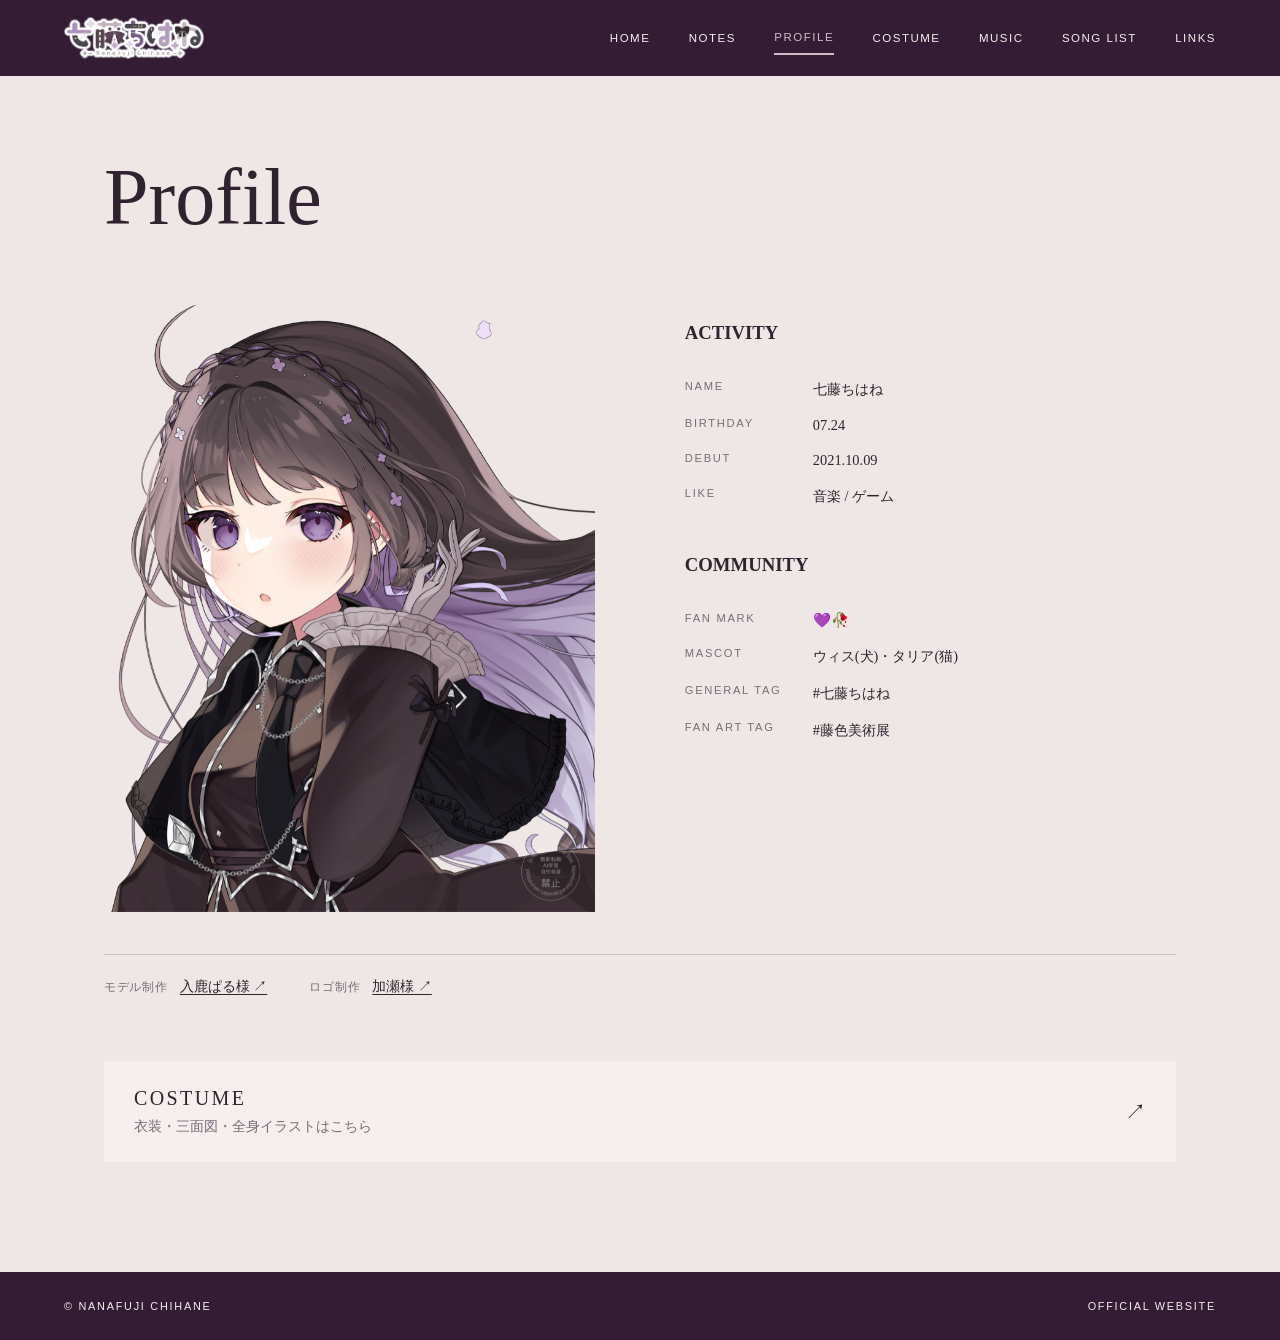
<file: profile.html>
<!doctype html>
<html lang="ja">
<head>
  <meta charset="utf-8">
  <meta name="viewport" content="width=device-width, initial-scale=1">
  <title>PROFILE | NAME</title>
  <link rel="icon" type="image/png" href="assets/images/favicon.png">
  <link rel="stylesheet" href="assets/css/style.css">
  <style>
    .creator-credits {
      margin: 42px 0 0;
      padding-top: 22px;
      border-top: 1px solid rgba(53, 28, 53, .18);
    }
    .creator-credits dl {
      display: flex;
      flex-wrap: wrap;
      gap: 14px 42px;
      margin: 0;
    }
    .creator-credits dl > div {
      display: flex;
      align-items: baseline;
      gap: 12px;
    }
    .creator-credits dt {
      color: var(--muted);
      font-size: .78rem;
      letter-spacing: .06em;
    }
    .creator-credits dd {
      margin: 0;
      font-size: .88rem;
    }
    .creator-credits a {
      text-decoration: underline;
      text-decoration-thickness: 1px;
      text-underline-offset: 3px;
      transition: color .2s ease;
    }
    .creator-credits a:hover {
      color: var(--plum);
    }
    @media (max-width: 600px) {
      .creator-credits dl {
        flex-direction: column;
        gap: 12px;
      }
    }
  </style>
</head>
<body>

<header class="site-header">
  <a class="wordmark" href="index.html"><img src="assets/images/logo.png" alt="HOME" style="display:block; width:auto; height:auto; max-width:180px; max-height:42px; object-fit:contain;"></a>
  <button class="menu-toggle" aria-expanded="false" aria-controls="site-nav">MENU</button>
  <nav id="site-nav" class="site-nav">
    <a href="index.html">HOME</a>
    <a href="notes.html">NOTES</a>
    <a class="active" href="profile.html">PROFILE</a>
    <a href="costume.html">COSTUME</a>
    <a href="music.html">MUSIC</a>
    <a href="songs.html">SONG LIST</a>
    <a href="links.html">LINKS</a>
  </nav>
</header>

<main class="subpage">

  <header class="page-title">
    <h1>Profile</h1>
  </header>

  <section class="profile-layout">

    <div class="profile-art">
      <img src="assets/images/profile.png" alt="プロフィールイラスト">
    </div>

    <div class="profile-info">

      <h3>ACTIVITY</h3>
      <p>
        
      </p>

      <dl>
        <dt>NAME</dt>
        <dd>七藤ちはね</dd>

        <dt>BIRTHDAY</dt>
        <dd>07.24</dd>

        <dt>DEBUT</dt>
        <dd>2021.10.09</dd>

        <dt>LIKE</dt>
        <dd>音楽 / ゲーム</dd>
      </dl>

      <h3>COMMUNITY</h3>
      <dl>
        <dt>FAN MARK</dt>
        <dd>💜🥀</dd>

        <dt>MASCOT</dt>
        <dd>ウィス(犬)・タリア(猫)</dd>

        <dt>GENERAL TAG</dt>
        <dd>#七藤ちはね</dd>

        <dt>FAN ART TAG</dt>
        <dd>#藤色美術展</dd>

      </dl>

    </div>
  </section>

  <section class="creator-credits" aria-label="Creator credits">
    <dl>
      <div>
        <dt>モデル制作</dt>
        <dd><a href="https://twitter.com/pal156" target="_blank" rel="noopener noreferrer">入鹿ぱる様 ↗</a></dd>
      </div>
      <div>
        <dt>ロゴ制作</dt>
        <dd><a href="https://twitter.com/kasesusi" target="_blank" rel="noopener noreferrer">加瀬様 ↗</a></dd>
      </div>
    </dl>
  </section>

  <a class="profile-costume-link" href="costume.html">
    <span>
      <strong>COSTUME</strong>
      <small>衣装・三面図・全身イラストはこちら</small>
    </span>
    <b>↗</b>
  </a>

</main>

<footer>
  <span>© NANAFUJI CHIHANE</span>
  <span>OFFICIAL WEBSITE</span>
</footer>

<script src="assets/js/main.js"></script>
</body>
</html>
</file>
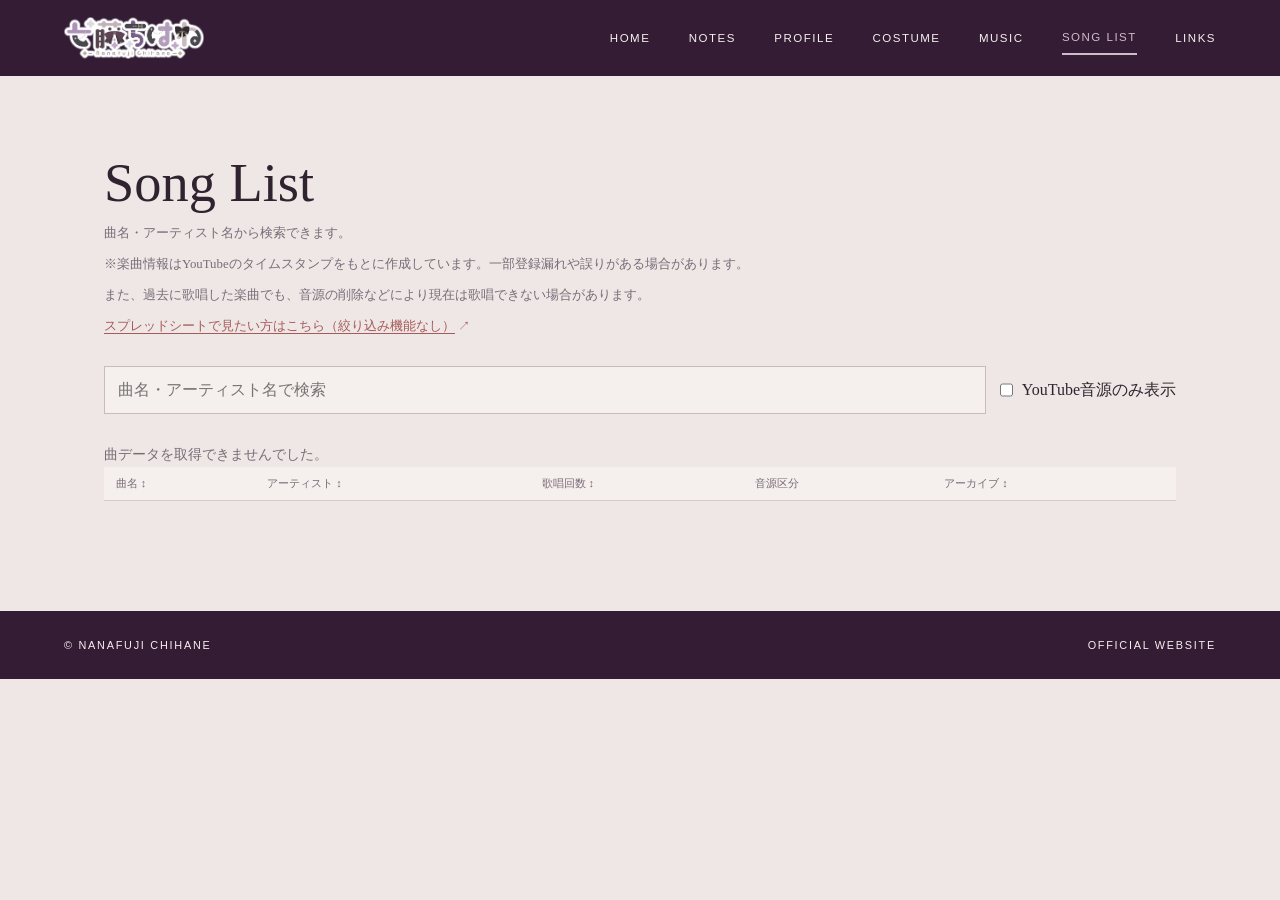
<file: songs.html>
<!doctype html>
<html lang="ja">
<head>
  <meta charset="utf-8">
  <meta name="viewport" content="width=device-width, initial-scale=1">
  <title>SONG LIST | NAME</title>
  <link rel="icon" type="image/png" href="assets/images/favicon.png">
  <link rel="stylesheet" href="assets/css/style.css">

  <style>
    .song-badge-dam {
      display: inline-block;
      padding: 2px 7px;
      border: 1px solid #a65b5b;
      color: #a65b5b;
      font-size: 10px;
      letter-spacing: 0.06em;
      white-space: nowrap;
    }

    .dam-filter {
      display: inline-flex;
      align-items: center;
      gap: 6px;
      cursor: pointer;
    }

    .spreadsheet-link {
      color: #a65b5b;
      text-decoration: underline;
      text-decoration-thickness: 1px;
      text-underline-offset: 3px;
    }

    .spreadsheet-link:hover {
      opacity: 0.75;
    }

    .spreadsheet-link .external-mark {
      display: inline-block;
      margin-left: 3px;
      font-size: 0.9em;
      text-decoration: none;
    }
  </style>
</head>

<body>
  <header class="site-header">
    <a class="wordmark" href="index.html"><img src="assets/images/logo.png" alt="HOME" style="display:block; width:auto; height:auto; max-width:180px; max-height:42px; object-fit:contain;"></a>

    <button class="menu-toggle" aria-expanded="false" aria-controls="site-nav">
      MENU
    </button>

    <nav id="site-nav" class="site-nav">
      <a href="index.html">HOME</a>
      <a href="notes.html">NOTES</a>
      <a href="profile.html">PROFILE</a>
      <a href="costume.html">COSTUME</a>
      <a href="music.html">MUSIC</a>
      <a class="active" href="songs.html">SONG LIST</a>
      <a href="links.html">LINKS</a>
    </nav>
  </header>

  <main class="subpage">
    <header class="page-title songs-page-title">
      <h1>Song List</h1>
      <p class="muted">
        曲名・アーティスト名から検索できます。
      </p>

      <p class="muted note">
        ※楽曲情報はYouTubeのタイムスタンプをもとに作成しています。一部登録漏れや誤りがある場合があります。
        </p>
      <p class="muted note">
        また、過去に歌唱した楽曲でも、音源の削除などにより現在は歌唱できない場合があります。
      </p>

      <p class="muted note">
        <a class="spreadsheet-link" href="https://docs.google.com/spreadsheets/d/1YzaWv5jhWw5g4WlGiTigoUY5WplMLF_r0RVIow4hnpc/edit?usp=sharing" target="_blank" rel="noopener noreferrer">スプレッドシートで見たい方はこちら（絞り込み機能なし）<span class="external-mark" aria-hidden="true">↗</span></a>
      </p>
    </header>

    <div class="table-tools">
      <input
        id="song-search"
        type="search"
        placeholder="曲名・アーティスト名で検索"
      >

      <label class="dam-filter">
        <input id="exclude-dam" type="checkbox">
        YouTube音源のみ表示
      </label>
    </div>

    <div id="song-status" class="muted note">
      曲データを読み込んでいます…
    </div>

    <div class="table-wrap">
      <table class="song-table song-table-compact">
        <thead>
          <tr>
            <th data-sort="title">曲名 ↕</th>
            <th data-sort="artist">アーティスト ↕</th>
            <th data-sort="count">歌唱回数 ↕</th>
            <th>音源区分</th>
            <th data-sort="archiveDate">アーカイブ ↕</th>
          </tr>
        </thead>

        <tbody id="song-rows"></tbody>
      </table>
    </div>
  </main>

  <footer>
    <span>© NANAFUJI CHIHANE</span>
    <span>OFFICIAL WEBSITE</span>
  </footer>

  <script src="assets/js/main.js"></script>
  <script src="assets/js/songs.js"></script>
</body>
</html>
</file>
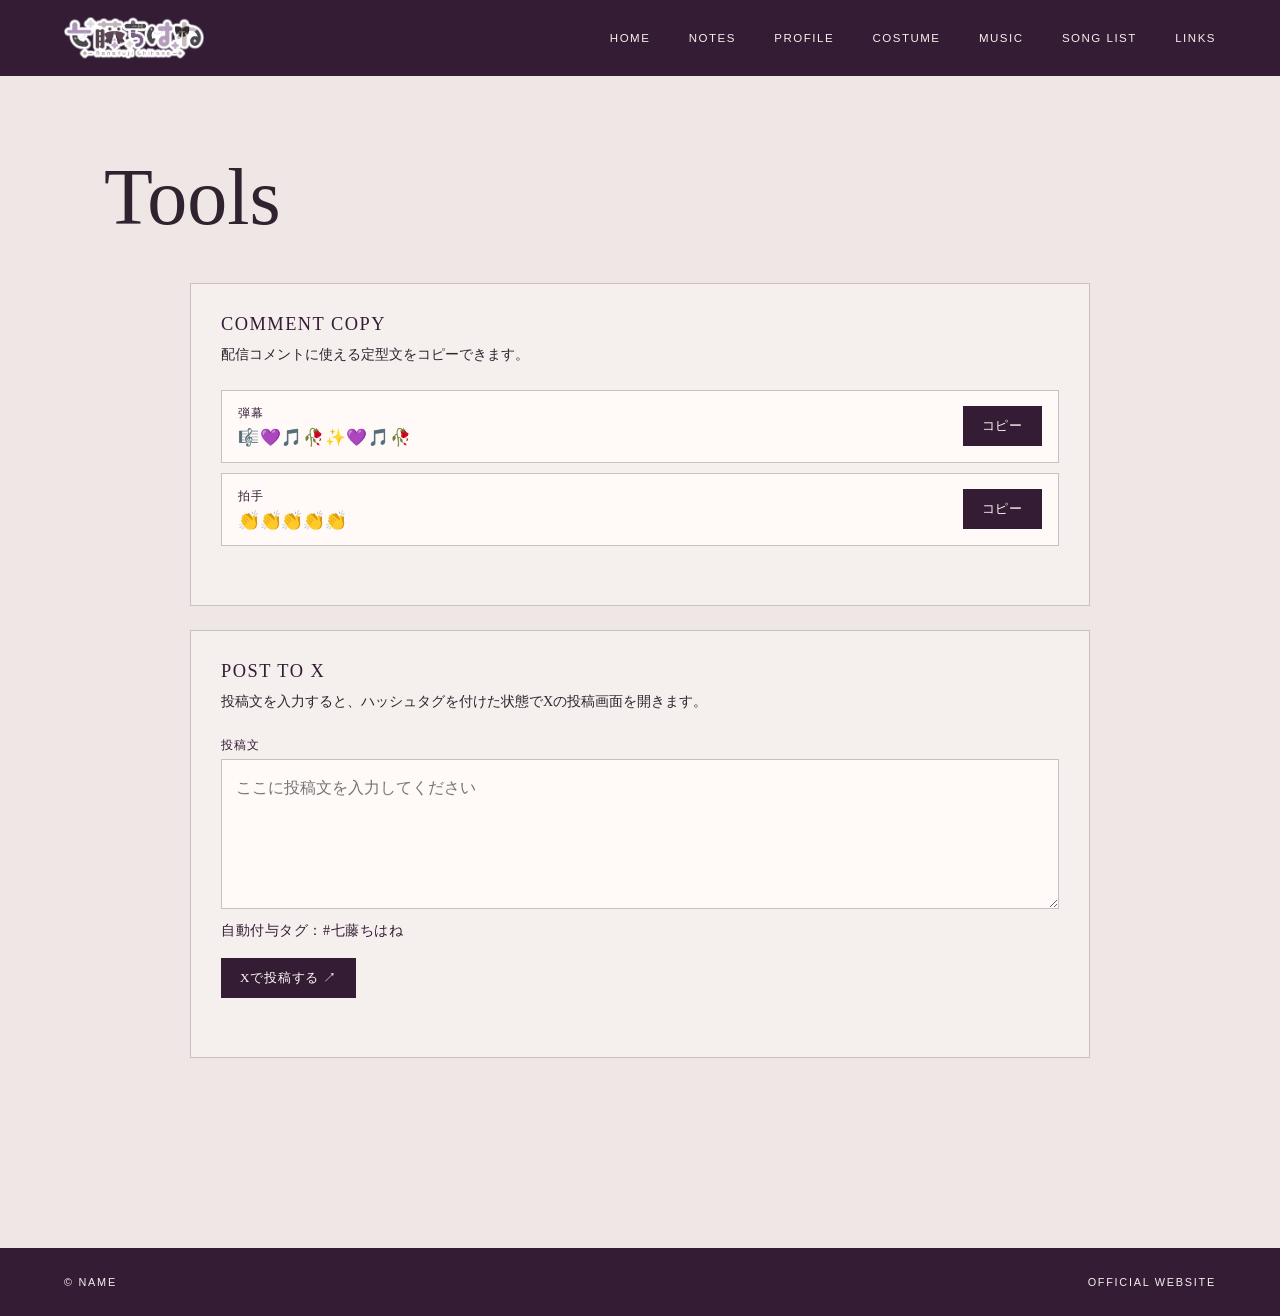
<file: tools.html>
<!doctype html>
<html lang="ja">
<head>
  <meta charset="utf-8">
  <meta name="viewport" content="width=device-width, initial-scale=1">
  <title>TOOLS | NAME</title>
  <link rel="stylesheet" href="assets/css/style.css">
  <style>
    /* TOOLS page: shared site palette and restrained, square-edged components */
    .tools-page .page-title { margin-bottom: 2.5rem; }
    .tools-wrap {
      width: min(88%, 900px);
      margin: 0 auto 5rem;
      display: grid;
      gap: 1.5rem;
    }
    .tool-section {
      border: 1px solid var(--lavender, #cdbdc9);
      background: var(--paper2, #f5efed);
      padding: clamp(18px, 3vw, 30px);
    }
    .tool-section h2 {
      margin: 0 0 .45rem;
      color: var(--plum, #351c35);
      font-size: 1.15rem;
      font-weight: 500;
      letter-spacing: .08em;
    }
    .tool-description {
      margin: 0 0 1.4rem;
      color: var(--ink, #30232f);
      font-size: .88rem;
      line-height: 1.8;
    }
    .copy-list { display: grid; gap: 10px; }
    .copy-item {
      display: grid;
      grid-template-columns: 1fr auto;
      align-items: center;
      gap: 16px;
      padding: 14px 16px;
      border: 1px solid var(--lavender, #cdbdc9);
      background: var(--white, #fffaf8);
    }
    .copy-name {
      display: block;
      margin-bottom: 5px;
      color: var(--plum, #351c35);
      font-size: .78rem;
      letter-spacing: .08em;
    }
    .copy-text {
      overflow-wrap: anywhere;
      color: var(--ink, #30232f);
      font-size: 1.05rem;
      letter-spacing: .04em;
    }
    .tool-button {
      appearance: none;
      border: 1px solid var(--plum, #351c35);
      border-radius: 0;
      padding: 10px 18px;
      background: var(--plum, #351c35);
      color: var(--white, #fffaf8);
      font: inherit;
      font-size: .82rem;
      letter-spacing: .06em;
      cursor: pointer;
      transition: background-color .2s ease, color .2s ease;
      white-space: nowrap;
    }
    .tool-button:hover, .tool-button:focus-visible {
      background: var(--mauve, #a98eaa);
      color: var(--ink, #30232f);
    }
    .tool-button:focus-visible, .tweet-input:focus-visible {
      outline: 2px solid var(--mauve, #a98eaa);
      outline-offset: 3px;
    }
    .tweet-input {
      display: block;
      box-sizing: border-box;
      width: 100%;
      min-height: 150px;
      resize: vertical;
      border: 1px solid var(--lavender, #cdbdc9);
      border-radius: 0;
      padding: 14px;
      background: var(--white, #fffaf8);
      color: var(--ink, #30232f);
      font: inherit;
      line-height: 1.8;
    }
    .tweet-tag {
      margin: 12px 0 18px;
      color: var(--plum, #351c35);
      font-size: .88rem;
      letter-spacing: .04em;
    }
    .tweet-actions {
      display: flex;
      align-items: center;
      flex-wrap: wrap;
      gap: 12px;
      margin-top: 14px;
    }
    .tool-status {
      min-height: 1.5em;
      margin: 10px 0 0;
      color: var(--plum, #351c35);
      font-size: .8rem;
    }
    @media (max-width: 600px) {
      .tools-wrap { width: 94%; gap: 1rem; }
      .tool-section { padding: 17px 14px; }
      .copy-item { padding: 12px; gap: 10px; }
      .copy-text { font-size: .95rem; }
      .tool-button { padding: 10px 13px; }
    }
    @media (max-width: 380px) {
      .copy-item { grid-template-columns: 1fr; }
      .copy-item .tool-button { justify-self: start; }
    }
  </style>
</head>
<body>
<header class="site-header">
  <a class="wordmark" href="index.html"><img src="assets/images/logo.png" alt="HOME" style="display:block; width:auto; height:auto; max-width:180px; max-height:42px; object-fit:contain;"></a>
  <button class="menu-toggle" aria-expanded="false" aria-controls="site-nav">MENU</button>
  <nav id="site-nav" class="site-nav">
    <a href="index.html">HOME</a><a href="notes.html">NOTES</a><a href="profile.html">PROFILE</a><a href="costume.html">COSTUME</a><a href="music.html">MUSIC</a><a href="songs.html">SONG LIST</a><a href="links.html">LINKS</a>
  </nav>
</header>

<main class="subpage tools-page">
  <header class="page-title">
    <h1>Tools</h1>
  </header>

  <div class="tools-wrap">
    <section class="tool-section" aria-labelledby="copy-heading">
      <h2 id="copy-heading">COMMENT COPY</h2>
      <p class="tool-description">配信コメントに使える定型文をコピーできます。</p>
      <div class="copy-list">
        <div class="copy-item">
          <div><span class="copy-name">弾幕</span><span class="copy-text">🎼💜🎵🥀✨💜🎵🥀</span></div>
          <button class="tool-button copy-button" type="button" data-copy="🎼💜🎵🥀✨💜🎵🥀">コピー</button>
        </div>
        <div class="copy-item">
          <div><span class="copy-name">拍手</span><span class="copy-text">👏👏👏👏👏</span></div>
          <button class="tool-button copy-button" type="button" data-copy="👏👏👏👏👏">コピー</button>
        </div>
      </div>
      <p class="tool-status" id="copy-status" role="status" aria-live="polite"></p>
    </section>

    <section class="tool-section" aria-labelledby="tweet-heading">
      <h2 id="tweet-heading">POST TO X</h2>
      <p class="tool-description">投稿文を入力すると、ハッシュタグを付けた状態でXの投稿画面を開きます。</p>
      <label for="tweet-text" class="copy-name">投稿文</label>
      <textarea id="tweet-text" class="tweet-input" placeholder="ここに投稿文を入力してください"></textarea>
      <p class="tweet-tag">自動付与タグ：#七藤ちはね</p>
      <div class="tweet-actions">
        <button class="tool-button" id="tweet-button" type="button">Xで投稿する ↗</button>
      </div>
      <p class="tool-status" id="tweet-status" role="status" aria-live="polite"></p>
    </section>
  </div>
</main>

<footer><span>© NAME</span><span>OFFICIAL WEBSITE</span></footer>
<script src="assets/js/main.js"></script>
<script>
  const copyStatus = document.getElementById('copy-status');
  document.querySelectorAll('.copy-button').forEach((button) => {
    button.addEventListener('click', async () => {
      const value = button.dataset.copy;
      try {
        await navigator.clipboard.writeText(value);
        copyStatus.textContent = 'コピーしました。';
      } catch (error) {
        const temporary = document.createElement('textarea');
        temporary.value = value;
        temporary.style.position = 'fixed';
        temporary.style.opacity = '0';
        document.body.appendChild(temporary);
        temporary.select();
        const copied = document.execCommand('copy');
        temporary.remove();
        copyStatus.textContent = copied ? 'コピーしました。' : 'コピーできませんでした。';
      }
    });
  });

  document.getElementById('tweet-button').addEventListener('click', () => {
    const input = document.getElementById('tweet-text').value.trim();
    const tag = '#七藤ちはね';
    const postText = input ? `${input}\n${tag}` : tag;
    const intentUrl = `https://twitter.com/intent/tweet?text=${encodeURIComponent(postText)}`;
    window.open(intentUrl, '_blank', 'noopener,noreferrer');
    document.getElementById('tweet-status').textContent = 'Xの投稿画面を開きます。内容を確認して投稿してください。';
  });
</script>
</body>
</html>
</file>
<file: assets/css/style.css>
:root {
  --paper: #eee7e5;
  --paper2: #f5efed;
  --ink: #30232f;
  --plum: #351c35;
  --mauve: #a98eaa;
  --lavender: #cdbdc9;
  --muted: #796c78;
  --white: #fffaf8;
}
* {
  box-sizing: border-box;
}
html {
  scroll-behavior: smooth;
}
body {
  margin: 0;
  background: var(--paper);
  color: var(--ink);
  font-family: "Yu Mincho","Hiragino Mincho ProN",Georgia,serif;
}
a {
  color: inherit;
  text-decoration: none;
}
.wordmark {
  font-size: 1.35rem;
  letter-spacing: .18em;
}
.site-nav {
  display: flex;
  gap: clamp(16px,3vw,42px);
  align-items: center;
}
.site-nav a,.eyebrow,.tag,.text-link,.menu-toggle {
  font-family: Arial,sans-serif;
  font-size: .72rem;
  letter-spacing: .13em;
}
.site-nav a {
  padding: 10px 0;
}
.site-nav a.active {
  color: var(--lavender);
  border-bottom: 2px solid var(--lavender);
}
.menu-toggle {
  display: none;
  border: 0;
  background: var(--plum);
  color: white;
  padding: 13px 20px;
}
.hero {
  min-height: min(690px,calc(100vh - 76px));
  display: grid;
  grid-template-columns: 1fr 1fr;
  background: var(--paper2);
}
.art-placeholder {
  background: linear-gradient(145deg,#4a3548,#241c27 60%,#8d7189);
  color: #f5efed;
  display: flex;
  align-items: center;
  justify-content: center;
  flex-direction: column;
  text-align: center;
  letter-spacing: .18em;
  position: relative;
  overflow: hidden;
}
.art-placeholder:after {
  content: "";
  position: absolute;
  inset: 0;
  background: radial-gradient(ellipse at 70% 30%,#b49ab055,transparent 45%);
}
.art-placeholder span,.art-placeholder small {
  position: relative;
  z-index: 1;
}
.art-placeholder span {
  font: .72rem Arial,sans-serif;
  letter-spacing: .2em;
}
.art-placeholder small {
  font-size: .75rem;
  margin-top: 12px;
  letter-spacing: .08em;
}
.hero-copy {
  display: flex;
  flex-direction: column;
  justify-content: center;
  align-items: center;
  text-align: center;
  padding: 70px 8vw;
}
.eyebrow {
  letter-spacing: .22em;
  color: var(--muted);
  margin: 0 0 20px;
}
.hero h1 {
  font-size: clamp(3.5rem,8vw,7rem);
  font-weight: 400;
  letter-spacing: .16em;
  margin: 0 0 30px;
}
.lead {
  font-size: 1.05rem;
  line-height: 2.1;
  letter-spacing: .12em;
}
.text-link {
  display: inline-block;
  margin-top: 32px;
  padding-bottom: 8px;
  border-bottom: 1px solid var(--plum);
  letter-spacing: .16em;
}
.text-link span {
  margin-left: 12px;
}
.home-grid {
  display: grid;
  grid-template-columns: 1fr 1fr;
  gap: 4vw;
  padding: 8vw 5vw;
}
.topics-preview,.song-preview {
  min-width: 0;
}
.section-heading {
  display: flex;
  justify-content: space-between;
  align-items: end;
  margin-bottom: 28px;
}
.section-heading h2,.song-preview h2,.page-title h1 {
  font-size: 2.5rem;
  font-weight: 400;
  margin: 0;
}
.jp-label {
  margin: 8px 0;
  color: var(--muted);
  letter-spacing: .12em;
}
.news-row {
  display: grid;
  grid-template-columns: 100px 75px 1fr;
  gap: 14px;
  padding: 17px 0;
  border-bottom: 1px solid #b8a8b2;
  font-size: .88rem;
  align-items: center;
}
.news-row time,.tag {
  font-size: .72rem;
  color: var(--muted);
}
.tag {
  letter-spacing: .12em;
}
.song-preview {
  display: grid;
  grid-template-columns: 36% 1fr;
  background: var(--paper2);
  min-height: 280px;
}
.song-art {
  min-height: 280px;
}
.song-preview-copy {
  padding: 34px 28px;
  align-self: center;
}
.muted {
  color: var(--muted);
  font-size: .88rem;
  line-height: 1.8;
}
.subpage {
  max-width: 1200px;
  margin: auto;
  padding: 76px 5vw 110px;
}
.page-title {
  margin-bottom: 55px;
}
.page-title h1 {
  font-size: clamp(3rem,7vw,5rem);
}
.profile-info h2 {
  font-size: 2.4rem;
  font-weight: 400;
  letter-spacing: .1em;
}
.profile-info p {
  line-height: 2;
}
.profile-info dl {
  display: grid;
  grid-template-columns: 110px 1fr;
  gap: 18px;
  margin-top: 36px;
  font-size: .9rem;
}
.profile-info dt {
  color: var(--muted);
  font: .7rem Arial,sans-serif;
  letter-spacing: .15em;
}
.profile-info dd {
  margin: 0;
}
.wide-art {
  height: 300px;
  margin-top: 70px;
}
.gallery-grid {
  display: grid;
  grid-template-columns: repeat(2,1fr);
  gap: 48px 28px;
}
.gallery-image {
  aspect-ratio: 4/3;
}
.gallery-grid figure {
  margin: 0;
}
.gallery-grid figcaption {
  display: flex;
  justify-content: space-between;
  gap: 12px;
  padding-top: 14px;
  font-size: .85rem;
}
.gallery-grid figcaption span {
  color: var(--muted);
  font-size: .75rem;
}
.note {
  margin-top: 28px;
}
.table-tools input {
  flex: 1;
  min-width: 0;
}
.table-tools select {
  min-width: 180px;
}
.table-wrap {
  overflow-x: auto;
  background: var(--paper2);
}
.song-table {
  border-collapse: collapse;
  width: 100%;
  min-width: 700px;
  text-align: left;
}
.song-table th,.song-table td {
  padding: 17px 18px;
  border-bottom: 1px solid #d5c9d0;
  font-size: .86rem;
}
.song-table th {
  font-weight: 400;
  color: var(--muted);
  font-size: .75rem;
  cursor: pointer;
}
.song-table tbody tr:hover {
  background: #e8dfe5;
}
.topic-list article {
  padding: 28px 0;
  border-bottom: 1px solid #c9bac4;
}
.topic-list time {
  margin-right: 20px;
  color: var(--muted);
  font-size: .8rem;
}
.topic-list h2 {
  font-size: 1.2rem;
  font-weight: 400;
}
.topic-list p,.contact-content p {
  line-height: 2;
}
.contact-content {
  max-width: 650px;
}
.primary-link {
  display: inline-block;
  margin-top: 20px;
  background: var(--plum);
  color: white;
  padding: 16px 35px;
  font: .75rem Arial,sans-serif;
  letter-spacing: .15em;
}
footer {
  padding: 28px 5vw;
  background: var(--plum);
  color: var(--paper2);
  display: flex;
  justify-content: space-between;
  font: .68rem Arial,sans-serif;
  letter-spacing: .16em;
}
.home-links {
  display: grid;
  grid-template-columns: repeat(3, minmax(0, 1fr));
  background: var(--paper2);
}
.home-links>a {
  min-height: 190px;
  padding: 30px 32px;
  display: flex;
  flex-direction: column;
  align-items: flex-start;
  justify-content: center;
  gap: 12px;
  border-right: 1px solid #e2d8df;
  border-bottom: 1px solid #e2d8df;
  position: relative;
}
.home-links>a:nth-child(3n) {
  border-right: 0;
}
.home-links strong {
  font-size: 1.65rem;
  font-weight: 400;
  letter-spacing: .12em;
}
.home-links small {
  color: var(--muted);
  font-size: .8rem;
}
.home-links b {
  position: absolute;
  right: 28px;
  bottom: 25px;
  font-weight: 400;
}
.notes-content section {
  padding: 25px 0;
  border-bottom: 1px solid #d5c9d0;
}
.notes-content h2,.music-section h2,.costume-entry h2 {
  font-size: 1.25rem;
  font-weight: 400;
  letter-spacing: .08em;
}
.notes-content p {
  line-height: 2;
}
.costume-entry {
  margin: 55px 0;
}
.costume-grid {
  display: grid;
  grid-template-columns: 1fr 1fr;
  gap: 20px;
}
.costume-grid .art-placeholder {
  min-height: 360px;
}
.music-section {
  margin: 50px 0;
}
.music-grid {
  display: grid;
  grid-template-columns: repeat(3,minmax(0,1fr));
  gap: 24px;
}
.music-item {
  display: flex;
  flex-direction: column;
  gap: 10px;
}
.music-item small {
  color: var(--muted);
}
.music-item .text-link {
  align-self: flex-start;
  margin-top: 8px;
}
.links-list {
  max-width: 850px;
}
.links-list a {
  display: grid;
  grid-template-columns: 180px 1fr 30px;
  align-items: center;
  gap: 20px;
  padding: 25px 8px;
  background: var(--paper2);
  margin-bottom: 10px;
}
.links-list a:hover {
  background: #e5dbe3;
}
.link-label {
  font-size: 1.35rem;
  letter-spacing: .06em;
}
.link-desc {
  font-size: .85rem;
  color: var(--muted);
}
.links-list b {
  font-weight: 400;
  font-size: 1.2rem;
}
/* Refinements: compact home hero, costume proportions, denser song table */
.hero-copy-minimal {
  gap: 4px;
}
.hero-copy-minimal .eyebrow {
  margin: 0;
  color: var(--muted);
}
.hero-copy-minimal .text-link {
  margin-top: 18px;
}
.profile-costume-link {
  display: flex;
  justify-content: space-between;
  align-items: center;
  margin-top: 65px;
  padding: 26px 30px;
  background: var(--paper2);
}
.profile-costume-link span {
  display: flex;
  flex-direction: column;
  gap: 8px;
}
.profile-costume-link strong {
  font-size: 1.25rem;
  font-weight: 400;
  letter-spacing: .12em;
}
.profile-costume-link small {
  color: var(--muted);
  font-size: .85rem;
}
.profile-costume-link b {
  font-size: 1.3rem;
  font-weight: 400;
}
.costume-grid .costume-fullbody {
  aspect-ratio: 2/3;
  min-height: 0;
}
.music-section:first-of-type .music-grid {
  grid-template-columns: minmax(220px, 1fr);
}
.song-table-compact {
  min-width: 640px;
}
.song-table-compact th,.song-table-compact td {
  padding: 9px 12px;
  font-size: .78rem;
  line-height: 1.35;
}
.song-table-compact th {
  font-size: .69rem;
  white-space: nowrap;
}
/* Latest refinements */
.zoomable {
  cursor: zoom-in;
  position: relative;
}
.zoomable:before {
  content: "クリックで拡大";
  position: absolute;
  z-index: 2;
  right: 12px;
  bottom: 12px;
  padding: 8px 11px;
  background: #241c27bb;
  color: #fff;
  font: .65rem Arial,sans-serif;
  letter-spacing: .08em;
}
.lightbox {
  display: none;
  position: fixed;
  z-index: 100;
  inset: 0;
  background: #17121beF;
  align-items: center;
  justify-content: center;
  padding: 5vh 5vw;
}
.lightbox.open {
  display: flex;
}
.lightbox-content {
  width: 100%;
  height: 100%;
  display: flex;
  align-items: center;
  justify-content: center;
}
.lightbox-content .costume-fullbody {
  height: 90vh;
  aspect-ratio: 2/3;
}
.lightbox-content .costume-sheet {
  width: min(92vw,1200px);
  aspect-ratio: 3/2;
}
.lightbox-close {
  position: absolute;
  top: 18px;
  right: 24px;
  border: 0;
  background: transparent;
  color: white;
  font-size: 2.5rem;
  cursor: pointer;
}
.music-grid-covers {
  grid-template-columns: repeat(3, minmax(0, 1fr));
}
.music-cover {
  aspect-ratio: 16 / 9;
}
.songs-page-title {
  margin-bottom: 28px;
}
.songs-page-title h1 {
  font-size: clamp(2.2rem,5vw,3.4rem);
}
.songs-page-title .muted {
  margin: 8px 0 0;
  font-size: .8rem;
}
/* Costume side-by-side proportions: both images share the same displayed height */
/* Slightly tighter song search controls */
.table-tools input,.table-tools select {
  background: var(--paper2);
  border: 1px solid #c8b9c3;
  border-radius: 0;
  padding: 9px 13px;
  color: var(--ink);
  font: inherit;
  min-height: 42px;
}
.table-tools {
  display: flex;
  gap: 10px;
  margin-bottom: 16px;
  margin-bottom: 16px;
}
/* HOME メインビジュアルの表示サイズ調整 */
/* PROFILE */
.profile-layout {
  display: grid;
  grid-template-columns: 1fr 1fr;
  gap: 7vw;
  align-items: start;
}
.profile-art {
  position: relative;
  min-height: 0;
  overflow: hidden;
  align-self: start;
  height: auto;
  isolation: isolate;
}
.profile-art img {
  position: relative;
  z-index: 1;
  display: block;
  width: 100%;
  height: auto;
  object-fit: contain;
  animation: profile-image-rise 1.15s cubic-bezier(.2,.7,.25,1) both,
             profile-image-float 6s ease-in-out 1.15s infinite;
}
/* 画像の足元から控えめな光の粒が浮かぶ演出 */
.profile-art::before,
.profile-art::after {
  content: "";
  position: absolute;
  z-index: 2;
  inset: 8% 0 0;
  pointer-events: none;
  background-repeat: no-repeat;
  opacity: 0;
  animation: profile-particles 5.8s ease-out 0.4s infinite;
}
.profile-art::before {
  background-image:
    radial-gradient(circle, rgba(157, 105, 139, .48) 0 2px, transparent 3px),
    radial-gradient(circle, rgba(196, 151, 171, .55) 0 3px, transparent 4px),
    radial-gradient(circle, rgba(157, 105, 139, .38) 0 2px, transparent 3px);
  background-size: 9px 9px, 11px 11px, 7px 7px;
  background-position: 18% 92%, 72% 98%, 88% 90%;
}
.profile-art::after {
  background-image:
    radial-gradient(circle, rgba(196, 151, 171, .45) 0 2px, transparent 3px),
    radial-gradient(circle, rgba(157, 105, 139, .32) 0 2px, transparent 3px);
  background-size: 8px 8px, 10px 10px;
  background-position: 38% 100%, 62% 94%;
  animation-delay: 2.9s;
}
@keyframes profile-image-rise {
  from { opacity: 0; transform: translateY(22px); }
  to { opacity: 1; transform: translateY(0); }
}
@keyframes profile-image-float {
  0%, 100% { translate: 0 0; }
  50% { translate: 0 -5px; }
}
@keyframes profile-particles {
  0% { opacity: 0; transform: translateY(12px); }
  18% { opacity: .85; }
  85% { opacity: .45; }
  100% { opacity: 0; transform: translateY(-42px); }
}
.profile-info h3 {
  margin-top: 24px;
}
.profile-info dl + h3 {
  margin-top: 48px;
}
@media (prefers-reduced-motion: reduce) {
  .profile-art img,
  .profile-art::before,
  .profile-art::after {
    animation: none;
  }
}
/* Costume images */
.costume-grid .art-placeholder img {
  display: block;
  position: relative;
  z-index: 1;
  width: 100%;
  height: 100%;
  object-fit: contain;
}
.lightbox-content .art-placeholder {
  width: auto;
  height: auto;
  max-width: 92vw;
  max-height: 90vh;
  aspect-ratio: initial;
  min-height: 0;
  flex: 0 1 auto;
  padding: 0;
}
/* COSTUME 拡大表示の画像切れ対策 */
.lightbox-content .costume-fullbody,
.lightbox-content .costume-sheet {
  width: auto;
  height: auto;
  max-width: 92vw;
  max-height: 90vh;
  aspect-ratio: auto;
  min-height: 0;
  padding: 0;
}
.lightbox-content .costume-fullbody img,
.lightbox-content .costume-sheet img {
  display: block;
  width: auto;
  height: auto;
  max-width: 92vw;
  max-height: 90vh;
  object-fit: contain;
}
.costume-switcher {
  position: relative;
}
.costume-switcher button {
  position: absolute;
  z-index: 3;
  top: 50%;
  transform: translateY(-50%);
  border: 0;
  background: #241c27bb;
  color: white;
  font-size: 2rem;
  width: 38px;
  height: 48px;
  cursor: pointer;
}
.costume-prev {
  left: 8px;
}
.costume-next {
  right: 8px;
}
.costume-switcher img {
  cursor: zoom-in;
}
/* 三面図の表示枠を画像の比率に合わせる */
.costume-grid .costume-sheet {
  aspect-ratio: 3/2;
  min-height: 0;
  aspect-ratio: auto;
  height: auto;
  min-height: 0;
  padding: 0;
  background: transparent;
}
.costume-grid .costume-sheet img {
  display: block;
  width: 100%;
  height: auto;
  object-fit: contain;
}
/* HOME scroll reveal */
/* HOME：透かしのようなPROFILEパネル */
/* HOME メインビジュアルの高さを少し抑える */
/* HOME 最終レイアウト調整 */
/* PROFILEの半透明パネル */
/* スマートフォン */
/* ヘッダーをスクロール中も固定 */
/* PROFILEパネルの形状を調整 */
/* PROFILEパネルもホバー時に濃いプラム色へ */
/* スマートフォン */
/* HOME ヘッダーの色と余白調整 */
/* 上部ナビゲーションの背景色 */
/* メインビジュアル上部の隙間をなくす */
/* スマートフォンでも隙間をなくす */
/* HOME ヘッダー：常時表示 */
.site-header {
  height: 76px;
  padding: 0 5vw;
  display: flex;
  align-items: center;
  justify-content: space-between;
  position: sticky;
  top: 0;
  z-index: 1000;
  background: var(--plum);
  color: var(--paper2);
}
.site-header .site-nav a.active {
  color: var(--lavender);
  border-bottom-color: var(--lavender);
}
/* Purple accent color */
.music-video-item .text-link {
  color: var(--plum);
  border-bottom-color: var(--plum);
}
.music-more {
  color: var(--plum);
  border-color: var(--plum);
}
.music-more:hover {
  color: var(--plum);
  border-color: var(--plum);
}
/* WATCH ON YOUTUBE：ホバー時の色変更 */
.music-video-item:hover .text-link {
  color: var(--mauve) !important;
  border-bottom-color: var(--mauve) !important;
}
/* HOME：左側にYouTube・Xの小さなリンクパネル */
/* HOME：下部メニューまでのスクロール距離を少し短縮（PC） */
/* HOME：メインビジュアルをぼかしから鮮明に */
/* HOME：リンクパネルを下から順番に表示 */
/* NOTES：Google Docs連携表示 */
.notes-content > h2 {
  margin: 48px 0 18px;
  padding-bottom: 12px;
  border-bottom: 1px solid #c9bac4;
  font-size: 1.45rem;
  letter-spacing: .08em;
}
.notes-content > h2:first-child {
  margin-top: 0;
}
.notes-content > h4 {
  margin: 24px 0 10px;
  font-size: 1.02rem;
  letter-spacing: .04em;
}
.notes-content > p,
.notes-content .notes-loading {
  margin: 12px 0;
  line-height: 2;
  white-space: pre-wrap;
}
.notes-content .notes-list {
  margin: 12px 0 18px;
  padding-left: 1.8em;
  line-height: 2;
}
.notes-content .notes-list li {
  padding-left: .2em;
  margin: 3px 0;
}
.notes-content .notes-list[data-level="1"] {
  margin-top: 4px;
  margin-bottom: 8px;
}
.notes-error[hidden] {
  display: none;
}
/* NOTES：冒頭案内と目次リンクの視認性 */
.notes-intro p {
  margin: 7px 0;
  line-height: 1.9;
  font-size: .9rem;
}
.notes-intro .notes-intro-title {
  margin-bottom: 8px;
  font-size: 1rem;
  letter-spacing: .05em;
}
.notes-intro .notes-updated {
  margin-top: 12px;
  color: var(--muted);
  font-size: .78rem;
}
.notes-toc-title {
  display: inline-block;
  padding-bottom: 5px;
  border-bottom: 1px solid var(--plum);
  color: var(--ink);
}
/* NOTES：目次をリンクとして分かりやすく */
.notes-toc a {
  text-decoration: underline;
  text-decoration-color: #b8a8b2;
  text-decoration-thickness: 1px;
  text-underline-offset: 4px;
  text-decoration: underline !important;
  text-decoration-color: var(--mauve) !important;
  text-decoration-thickness: 1px;
  text-underline-offset: 4px;
}
.notes-toc a:hover {
  text-decoration-color: var(--plum);
  text-decoration-color: var(--plum) !important;
}
/* NOTES：見出し2（Docsの見出し2）の下に区切り線 */
.notes-content > h3 {
  margin: 32px 0 12px;
  font-size: 1.18rem;
  letter-spacing: .06em;
  padding-bottom: 13px;
  margin-bottom: 20px;
  border-bottom: 1px solid #c9bac4;
}
/* NOTES：目次と本文の間に余白を追加 */
/* NOTES：見出しは明朝、本文・目次は読みやすいゴシック */
.notes-intro,
.notes-toc,
.notes-content,
.notes-error {
  font-family: "Noto Sans JP",
    "Yu Gothic",
    "Hiragino Kaku Gothic ProN",
    "Meiryo",
    sans-serif;
  font-weight: 400;
}
.notes-intro {
  margin-top: 22px;
  color: var(--ink);
  font-size: 15px;
  line-height: 1.9;
}
.notes-toc {
  margin-top: 34px;
  margin-bottom: 76px;
  font-size: 14px;
  line-height: 1.85;
}
.notes-content > p,
.notes-content .notes-list {
  font-size: 16px;
  line-height: 1.95;
  font-weight: 400;
}
/* 見出しはサイト全体と同じ明朝体を維持 */
.notes-error {
  max-width: 850px;
  padding: 18px 20px;
  border-left: 3px solid var(--plum);
  background: var(--paper2);
  line-height: 1.9;
  font-size: 14px;
  line-height: 1.9;
}
/* NOTES：冒頭案内・目次は通常の明朝体 */
.notes-intro,
.notes-toc,
.notes-toc-title,
.notes-toc a {
  font-family: "Yu Mincho", "Hiragino Mincho ProN", "Noto Serif JP", Georgia, serif;
  font-weight: 400;
}
/* NOTES：本文ゴシックは一段階細く */
/* 見出しは明朝体を維持し、少し太く */
/* 本文の太さをブラウザ側で過度に補正しない */
.notes-content {
  max-width: 850px;
  font-size: 16px;
  line-height: 1.95;
  -webkit-font-smoothing: antialiased;
  text-rendering: optimizeLegibility;
}
/* NOTES：文字の太さを再調整 */
.notes-content > h2,
.notes-content > h3,
.notes-content > h4 {
  font-weight: 400;
  line-height: 1.7;
  font-family: "Yu Mincho", "Hiragino Mincho ProN", Georgia, serif;
  font-weight: 400;
  font-family: "Yu Mincho", "Hiragino Mincho ProN", "Noto Serif JP", Georgia, serif;
  font-weight: 600;
  font-weight: 700;
}
.notes-content,
.notes-content > p,
.notes-content .notes-list,
.notes-content .notes-list li {
  font-family: "Noto Sans JP",
    "Yu Gothic",
    "Hiragino Kaku Gothic ProN",
    "Meiryo",
    sans-serif;
  font-weight: 300;
  font-weight: 400;
}
/* HOME lower navigation hover */
.home-links > a strong,
.home-links > a b {
  transition: color 0.2s ease;
}
/* HOME bottom links: hover treatment matched to the main tiles on LINKS */
.home-links > a:focus-visible {
  outline: 2px solid var(--plum, #351c35);
  outline-offset: -2px;
}
/* COSTUME：最後の衣装とフッターの間隔を調整 */
.costume-page {
  padding-bottom: 48px;
}
/* COSTUME：フッターを画面下端に配置し、全幅で表示 */
.costume-page-body {
  min-height: 100vh;
  display: flex;
  flex-direction: column;
}
.costume-page-body .costume-page {
  flex: 1 0 auto;
  width: 100%;
}
.costume-page-body footer {
  flex-shrink: 0;
}
/* HOME下部リンク：濃いプラム背景＋明るい文字で読みやすく */
.home-links > a:hover,
.home-links > a:focus-visible {
  background: var(--mauve, #a98eaa);
  color: var(--ink, #30232f);
  background-color: var(--plum, #351c35);
  color: var(--white, #fffaf8);
}
.home-links > a:hover strong,
.home-links > a:hover b,
.home-links > a:focus-visible strong,
.home-links > a:focus-visible b {
  color: var(--mauve);
  color: var(--white, #fffaf8);
}
/* スマートフォン：ヘッダーを画面幅いっぱいにする */
/* ========================================
   HOME：スマートフォン専用レイアウト調整
   ======================================== */
/* =====================================================
   HOME mobile layout — clean, image-first structure
   ===================================================== */
/* =====================================================
   HOME mobile: square-ish hero frame + overlay links
   ===================================================== */
/* HOME bottom navigation: reduce tile height on desktop and mobile */
.home-links > a {
  transition: background-color .2s ease, color .2s ease;
  min-height: 128px !important;
  padding-top: 18px !important;
  padding-bottom: 18px !important;
  gap: 8px !important;
}
/* HOME mobile: keep YouTube / X buttons square like desktop */
/* HOME mobile: hard-lock YouTube / X buttons to equal width and height */
/* HOME mobile: SNS link labels have more breathing room inside square buttons */
/* HOME mobile: slightly reduce the arrow mark in SNS square links */
@media (max-width: 760px) {
  .menu-toggle {
    display: block;
  }
  .site-nav {
    display: none;
    position: absolute;
    z-index: 10;
    top: 70px;
    left: 6px;
    right: 6px;
    background: var(--plum);
    padding: 28px;
    flex-direction: column;
    align-items: stretch;
    gap: 4px;
  }
  .site-nav.open {
    display: flex;
  }
  .site-nav a {
    color: var(--paper2);
    padding: 14px 4px;
    border-bottom: 1px solid #ffffff25;
  }
  .site-nav a.active {
    color: var(--lavender);
    border-bottom-color: var(--lavender);
  }
  .hero {
    display: flex;
    flex-direction: column;
    min-height: 0;
    margin: 0 6px;
  }
  .hero-copy {
    min-height: 340px;
    padding: 55px 20px;
  }
  .hero h1 {
    font-size: 4rem;
  }
  .home-grid {
    grid-template-columns: 1fr;
    gap: 55px;
    padding: 65px 20px;
  }
  .news-row {
    grid-template-columns: 85px 58px 1fr;
    gap: 8px;
    font-size: .78rem;
  }
  .song-preview {
    grid-template-columns: 34% 1fr;
  }
  .song-art {
    min-height: 250px;
  }
  .song-preview-copy {
    padding: 22px 16px;
  }
  .song-preview h2 {
    font-size: 1.8rem;
  }
  .song-preview-copy .muted {
    font-size: .75rem;
  }
  .subpage {
    padding: 55px 20px 80px;
  }
  .page-title {
    margin-bottom: 38px;
  }
  .profile-layout {
    grid-template-columns: 1fr;
    gap: 35px;
  }
  .profile-art {
    min-height: 110vw;
    max-height: 520px;
  }
  .profile-info dl {
    grid-template-columns: 90px 1fr;
  }
  .wide-art {
    height: 220px;
    margin-top: 45px;
  }
  .gallery-grid {
    grid-template-columns: 1fr;
    gap: 32px;
  }
  .gallery-grid figcaption {
    flex-direction: column;
    gap: 5px;
  }
  .table-tools {
    flex-direction: column;
  }
  .table-tools select {
    width: 100%;
  }
  .song-table th,.song-table td {
    padding: 14px 12px;
  }
  footer {
    padding: 24px 20px;
    font-size: .6rem;
  }
  .home-links>a {
    min-height: 155px;
    padding: 22px 18px;
  }
  .home-links>a:nth-child(3n) {
    border-right: 1px solid #e2d8df;
  }
  .home-links>a:nth-child(2n) {
    border-right: 0;
  }
  .home-links strong {
    font-size: 1.25rem;
  }
  .costume-grid {
    grid-template-columns: 1fr;
  }
  .costume-grid .art-placeholder {
    min-height: 300px;
  }
  .music-grid {
    grid-template-columns: 1fr 1fr;
  }
  .links-list a {
    grid-template-columns: 1fr 25px;
    gap: 6px 12px;
    padding: 20px 16px;
  }
  .link-label {
    font-size: 1.15rem;
  }
  .link-desc {
    grid-column: 1;
  }
  .links-list b {
    grid-column: 2;
    grid-row: 1/3;
  }
  .profile-costume-link {
    margin-top: 45px;
    padding: 22px 18px;
  }
  .costume-grid .costume-fullbody {
    aspect-ratio: 2/3;
    min-height: 0;
    max-height: 560px;
  }
  .costume-grid .costume-sheet {
    aspect-ratio: 3/2;
    min-height: 0;
  }
  .music-section:first-of-type .music-grid {
    grid-template-columns: 1fr 1fr;
  }
  .song-table-compact th,.song-table-compact td {
    padding: 8px 10px;
    font-size: .74rem;
  }
  .music-grid-covers {
    grid-template-columns: repeat(3, minmax(0, 1fr));
  }
  .lightbox {
    padding: 5vh 3vw;
  }
  .lightbox-content .costume-fullbody {
    height: auto;
    width: auto;
    max-height: 88vh;
    max-width: 94vw;
  }
  .lightbox-content .costume-sheet {
    width: 94vw;
  }
  .songs-page-title {
    margin-bottom: 24px;
  }
  .notes-content > h2 {
    margin-top: 38px;
    font-size: 1.3rem;
  }
  .notes-content > h3 {
    margin-top: 27px;
    font-size: 1.1rem;
  }
  .notes-content > p,
  .notes-content .notes-list {
    font-size: .92rem;
  }
  .notes-intro {
    margin-top: 18px;
  }
  .notes-toc {
    margin-top: 28px;
    margin-bottom: 58px;
  }
  .notes-content,
  .notes-content > p,
  .notes-content .notes-list {
    font-size: 15px;
    line-height: 1.95;
  }
  .costume-page {
    padding-bottom: 36px;
  }
  .site-header {
    height: 64px;
    width: 100%;
    margin: 0;
    padding: 0 18px;
    position: sticky;
    top: 0;
    z-index: 100;
    background: var(--plum);
    color: var(--paper2);
  }
  .home-links {
    grid-template-columns: repeat(3, minmax(0, 1fr));
    margin-top: 0 !important;
    margin-top: 0 !important;
  }
  .home-links > a {
    min-height: 104px !important;
    padding-top: 14px !important;
    padding-bottom: 14px !important;
    gap: 7px !important;
  }
}
/* HOME PC：ヘッダー下の表示領域に画像を収め、中央でトリミング */
/* HOME mobile navigation: always display six links in a fixed 2-column, 3-row grid */
@media (max-width: 760px) {
  .home-links {
    display: grid !important;
    grid-template-columns: repeat(3, minmax(0, 1fr)) !important;
    grid-auto-rows: minmax(128px, auto);
  }
  .home-links > a {
    min-width: 0;
    min-height: 128px !important;
    padding: 18px 14px !important;
  }
  .home-links > a:nth-child(3n) {
    border-right: 1px solid #e2d8df;
  }
  .home-links > a:nth-child(2n) {
    border-right: 0;
  }
}

/* =========================================================
   HOME HERO
   PC: fixed viewport frame below the sticky header.
   Mobile: natural-flow image frame with controls overlaid.
   ========================================================= */

/* Shared hero scene */
.hero-scroll-scene {
  position: relative;
  height: 108vh;
}

.hero-scroll-stage {
  position: sticky;
  top: 76px;
  width: 100%;
  height: calc(100vh - 76px);
  min-height: 0;
  max-height: none;
  margin: 0;
  padding: 0;
  overflow: hidden;
  background: var(--paper2);
}

.hero-scroll-stage .hero-art {
  position: absolute;
  inset: 0;
  z-index: 0;
  display: block;
  width: 100%;
  height: 100%;
  min-height: 0;
  margin: 0;
  padding: 0;
  overflow: hidden;
}

.hero-scroll-stage .hero-art > img,
.hero-scroll-stage .hero-art img {
  position: absolute;
  inset: 0;
  display: block;
  width: 100%;
  height: 100%;
  min-width: 0;
  min-height: 0;
  max-width: none;
  max-height: none;
  object-fit: cover;
  object-position: 50% 50%;
  filter: blur(12px);
  transform: scale(1.035);
  transition: filter 1.7s ease, transform 1.7s ease;
}

body.is-loaded .hero-scroll-stage .hero-art img {
  filter: blur(0);
  transform: scale(1);
}

/* Social buttons */
.hero-scroll-stage .hero-social-links {
  position: absolute;
  z-index: 3;
  top: 50%;
  left: 5%;
  display: flex;
  flex-direction: column;
  align-items: flex-start;
  gap: clamp(10px, 2vw, 18px);
  width: clamp(76px, 10vw, 132px);
  margin: 0;
  transform: translateY(-50%);
}

.hero-scroll-stage .hero-social-link {
  position: relative;
  display: flex;
  align-items: flex-end;
  justify-content: space-between;
  width: 100%;
  aspect-ratio: 1 / 1;
  padding: 12px;
  border-radius: 0;
  background: rgba(238, 231, 229, .78);
  color: var(--plum);
  backdrop-filter: blur(5px);
  -webkit-backdrop-filter: blur(5px);
  font: .62rem Arial, sans-serif;
  letter-spacing: .08em;
  opacity: 0;
  pointer-events: none;
  transform: translateY(42px);
  transition:
    opacity .65s ease,
    transform .65s cubic-bezier(.22, .7, .25, 1),
    background .2s ease,
    color .2s ease;
}

.hero-scroll-stage .hero-social-link b {
  font-size: 1rem;
  font-weight: 400;
}

.hero-scroll-stage .hero-social-x {
  margin: 2px 0 0 28%;
}

.hero-scroll-stage.is-revealed .hero-social-link {
  opacity: 1;
  pointer-events: auto;
  transform: translateY(0);
}

.hero-scroll-stage .hero-social-link:hover {
  background: var(--plum);
  color: var(--paper2);
}

/* PROFILE overlay */
.hero-scroll-stage .hero-copy {
  position: absolute;
  z-index: 2;
  top: 50%;
  right: 5%;
  display: flex;
  flex-direction: column;
  align-items: center;
  justify-content: center;
  width: clamp(220px, 23vw, 300px);
  min-height: 0;
  height: auto;
  aspect-ratio: 1 / 1;
  padding: 20px;
  background: rgba(238, 231, 229, .76);
  backdrop-filter: blur(5px);
  -webkit-backdrop-filter: blur(5px);
  text-align: center;
  opacity: 0;
  pointer-events: none;
  transform: translateY(calc(-50% + 18px));
  transition:
    opacity .65s ease .44s,
    transform .65s cubic-bezier(.22, .7, .25, 1) .44s,
    background .2s ease,
    color .2s ease;
}

.hero-scroll-stage.is-revealed .hero-copy {
  opacity: 1;
  pointer-events: auto;
  transform: translateY(-50%);
}

.hero-scroll-stage .hero-copy:hover {
  background: var(--plum);
  color: var(--paper2);
}

.hero-scroll-stage .hero-copy:hover .eyebrow {
  color: var(--lavender);
}

.hero-scroll-stage .hero-copy:hover .text-link {
  color: var(--paper2);
  border-bottom-color: var(--paper2);
}

/* Video area, when present */
.hero-scroll-stage .hero-video-zone {
  position: absolute;
  z-index: 4;
  right: 5%;
  bottom: 24px;
  display: grid;
  grid-template-columns: repeat(2, minmax(0, 1fr));
  gap: 12px;
  width: min(460px, 42%);
}

.hero-video-card {
  display: flex;
  min-width: 0;
  width: 100%;
  gap: 8px;
}

.hero-video-thumb {
  display: grid;
  width: 100%;
  aspect-ratio: 16 / 9;
  overflow: hidden;
}

.hero-video-caption {
  color: var(--ink);
  font-size: clamp(.72rem, 2.8vw, .88rem);
  font-weight: 600;
  letter-spacing: .08em;
  line-height: 1.5;
}

.hero-video-mobile-nav {
  position: absolute;
  z-index: 8;
  inset: 0;
  display: flex;
  align-items: center;
  justify-content: space-between;
  pointer-events: none;
}

.hero-video-mobile-nav button {
  display: grid;
  width: 30px;
  height: 40px;
  place-items: center;
  padding: 0;
  border: 1px solid rgba(53, 28, 53, .32);
  border-radius: 0;
  background: rgba(238, 231, 229, .96);
  color: var(--plum);
  font: 20px/1 Georgia, serif;
  pointer-events: auto;
}

/* PC hero frame */
@media (min-width: 761px) {
  .hero-scroll-scene {
    height: 108vh;
  }

  .hero-scroll-stage {
    position: sticky;
    top: 76px;
    height: calc(100vh - 76px);
    overflow: hidden;
  }

  .hero-scroll-stage .hero-art {
    position: absolute;
    inset: 0;
    width: 100%;
    height: 100%;
  }

  .hero-scroll-stage .hero-art img {
    position: absolute;
    inset: 0;
    width: 100%;
    height: 100%;
    object-fit: cover;
    object-position: center center;
    transform: none;
  }

  body.is-loaded .hero-scroll-stage .hero-art img {
    transform: none;
  }
}

/* Mobile hero: normal document flow, image ratio stays consistent */
@media (max-width: 760px) {
  .site-header {
    height: 64px;
    width: 100%;
    margin: 0;
    padding: 0 18px;
  }

  .hero-scroll-scene {
    position: relative;
    height: auto;
    min-height: 0;
    margin: 0;
    padding: 0;
  }

  .hero-scroll-stage {
    position: relative;
    top: auto;
    display: block;
    width: 100%;
    height: auto;
    min-height: 0;
    max-height: none;
    margin: 0;
    padding: 0;
    overflow: visible;
  }

  .hero-scroll-stage .hero-art {
    position: relative;
    display: block;
    inset: auto;
    width: 100%;
    height: auto;
    min-height: 0;
    max-height: none;
    aspect-ratio: 1.08 / 1;
    margin: 0;
    padding: 0;
    overflow: hidden;
  }

  .hero-scroll-stage .hero-art > img,
  .hero-scroll-stage .hero-art img {
    position: absolute;
    inset: 0;
    width: 100%;
    height: 100%;
    object-fit: cover;
    object-position: center center;
    filter: none;
    transform: none;
    transition: none;
  }

  .hero-scroll-stage .hero-social-links,
  .hero-scroll-stage .hero-art .hero-social-links {
    position: absolute;
    z-index: 4;
    top: 51%;
    left: 5%;
    display: flex;
    flex-direction: column;
    align-items: flex-start;
    gap: 9px;
    width: auto;
    margin: 0;
    transform: none;
  }

  .hero-scroll-stage .hero-social-link,
  .hero-scroll-stage.is-revealed .hero-social-link {
    display: flex;
    box-sizing: border-box;
    flex: 0 0 clamp(62px, 18vw, 88px);
    width: clamp(62px, 18vw, 88px);
    min-width: clamp(62px, 18vw, 88px);
    max-width: clamp(62px, 18vw, 88px);
    height: clamp(62px, 18vw, 88px);
    min-height: clamp(62px, 18vw, 88px);
    max-height: clamp(62px, 18vw, 88px);
    aspect-ratio: 1 / 1;
    align-items: center;
    justify-content: center;
    margin: 0;
    padding: 6px;
    font-size: clamp(7px, 2vw, 10px);
    white-space: normal;
    opacity: 1;
    pointer-events: auto;
    transform: none;
  }

  .hero-scroll-stage .hero-social-x {
    margin-left: 28%;
  }

  .hero-scroll-stage .hero-social-link span {
    font-size: clamp(6px, 1.55vw, 8px);
    line-height: 1.25;
    letter-spacing: .025em;
  }

  .hero-scroll-stage .hero-social-link b {
    font-size: .62rem;
    line-height: 1;
  }

  .hero-scroll-stage .hero-art .hero-profile-link,
  .hero-scroll-stage.is-revealed .hero-art .hero-profile-link {
    position: absolute;
    z-index: 4;
    top: 78%;
    right: 4%;
    bottom: auto;
    width: min(42%, 190px);
    min-height: 0;
    height: auto;
    margin: 0;
    padding: 10px 8px;
    opacity: 1;
    pointer-events: auto;
    transform: none;
    font-size: clamp(9px, 2.7vw, 13px);
    white-space: nowrap;
  }

  .hero-scroll-stage .hero-video-zone,
  .hero-scroll-stage.is-revealed .hero-video-zone {
    position: relative;
    inset: auto;
    z-index: 5;
    display: block;
    width: 84%;
    max-width: 460px;
    margin: 22px auto 30px;
    padding: 0 28px;
    opacity: 1;
    pointer-events: auto;
    transform: none;
    transition: none;
  }

  .hero-video-card {
    display: flex;
    width: 100%;
    min-width: 0;
    gap: 8px;
  }

  .hero-video-card:not(.is-mobile-active) {
    display: none;
  }

  .hero-video-thumb {
    display: grid;
    width: 100%;
    aspect-ratio: 16 / 9;
  }

  .hero-video-caption {
    color: var(--ink);
    font-size: clamp(.72rem, 2.8vw, .88rem);
    font-weight: 600;
    letter-spacing: .08em;
    line-height: 1.5;
  }

  .hero-video-mobile-nav {
    position: absolute;
    z-index: 8;
    inset: 0;
    display: flex;
    align-items: center;
    justify-content: space-between;
    pointer-events: none;
  }

  .hero-video-mobile-nav button {
    width: 30px;
    height: 40px;
  }

  /* Fixed 2-column × 3-row navigation */
  .home-links {
    display: grid;
    grid-template-columns: repeat(2, minmax(0, 1fr));
    grid-auto-rows: minmax(104px, auto);
    margin-top: 0;
  }

  .home-links > a {
    min-width: 0;
    min-height: 104px;
    padding: 14px 14px;
    gap: 7px;
  }

  .home-links > a:nth-child(3n) {
    border-right: 1px solid #e2d8df;
  }

  .home-links > a:nth-child(2n) {
    border-right: 0;
  }

  .home-links > a strong {
    font-size: 1.15rem;
  }
}

@media (prefers-reduced-motion: reduce) {
  .hero-scroll-stage .hero-art img,
  .hero-scroll-stage .hero-social-link,
  .hero-scroll-stage .hero-copy {
    transition-duration: .01ms !important;
    transition-delay: 0ms !important;
  }
}


/* =========================================================
   HOME HERO FINAL LAYOUT
   PC: full-width frame; centered crop as overlays appear.
   Mobile: permanently square image frame.
   ========================================================= */
@media (min-width: 761px) {
  .hero-scroll-scene {
    width: 100%;
    height: 108vh;
  }

  .hero-scroll-stage {
    width: 100%;
    height: calc(100vh - 76px);
    overflow: hidden;
  }

  .hero-scroll-stage .hero-art {
    position: absolute;
    inset: 0;
    width: 100%;
    height: 100%;
    overflow: hidden;
  }

  .hero-scroll-stage .hero-art > img,
  .hero-scroll-stage .hero-art img {
    position: absolute;
    inset: 0;
    width: 100%;
    height: 100%;
    min-width: 100%;
    max-width: none;
    object-fit: cover;
    object-position: 50% 50%;
    transform: scale(1.035);
  }

  body.is-loaded .hero-scroll-stage .hero-art > img,
  body.is-loaded .hero-scroll-stage .hero-art img {
    transform: scale(1);
  }
}

@media (max-width: 760px) {
  .hero-scroll-scene {
    height: auto;
    min-height: 0;
  }

  .hero-scroll-stage {
    position: relative;
    top: auto;
    width: 100%;
    height: auto;
    min-height: 0;
    overflow: visible;
  }

  .hero-scroll-stage .hero-art {
    position: relative;
    width: 100%;
    height: auto;
    aspect-ratio: 1 / 1;
    overflow: hidden;
  }

  .hero-scroll-stage .hero-art > img,
  .hero-scroll-stage .hero-art img {
    position: absolute;
    inset: 0;
    display: block;
    width: 100%;
    height: 100%;
    min-width: 0;
    max-width: none;
    object-fit: cover;
    object-position: 50% 50%;
    filter: none;
    transform: none;
    transition: none;
  }

  /* Six HOME links must remain exactly two columns by three rows. */
  .home-links {
    display: grid !important;
    grid-template-columns: repeat(2, minmax(0, 1fr)) !important;
    grid-auto-flow: row !important;
  }
}

/* COSTUME：左右の画像を同じ高さで表示（PC） */
.costume-page .costume-grid {
  display: grid;
  grid-template-columns: minmax(0, 4fr) minmax(0, 9fr);
  align-items: stretch;
  gap: 20px;
}

.costume-page .costume-grid .costume-fullbody,
.costume-page .costume-grid .costume-sheet {
  min-width: 0;
  min-height: 0;
  height: auto;
  padding: 0;
  background: transparent;
  overflow: hidden;
}

/* 立ち絵：幅と高さの比率を統一 */
.costume-page .costume-grid .costume-fullbody {
  aspect-ratio: 2 / 3;
}

/* 三面図：立ち絵と同じ行高になる比率 */
.costume-page .costume-grid .costume-sheet {
  aspect-ratio: 3 / 2;
}

.costume-page .costume-grid .costume-fullbody img,
.costume-page .costume-grid .costume-sheet img {
  display: block;
  width: 100%;
  height: 100%;
  object-fit: contain;
  object-position: center;
}

/* 拡大表示の閉じるボタンを常に前面へ */
#costume-lightbox {
  z-index: 2000;
}
#costume-lightbox .lightbox-close {
  position: absolute;
  z-index: 20;
  top: 18px;
  right: 24px;
  display: grid;
  place-items: center;
  width: 48px;
  height: 48px;
  padding: 0;
  line-height: 1;
  background: rgba(36, 28, 39, .82);
  border: 1px solid rgba(255, 255, 255, .65);
  color: #fff;
  font-size: 2rem;
  cursor: pointer;
}

@media (max-width: 760px) {
  .costume-page .costume-grid {
    grid-template-columns: minmax(0, 1fr);
    align-items: start;
  }
  .costume-page .costume-grid .costume-fullbody {
    width: min(100%, 420px);
    aspect-ratio: 2 / 3;
    justify-self: center;
  }
  .costume-page .costume-grid .costume-sheet {
    width: 100%;
    aspect-ratio: 3 / 2;
  }
  .costume-page .costume-grid .costume-fullbody img,
  .costume-page .costume-grid .costume-sheet img {
    width: 100%;
    height: 100%;
  }
  #costume-lightbox .lightbox-close {
    top: 12px;
    right: 12px;
  }
}
</file>
